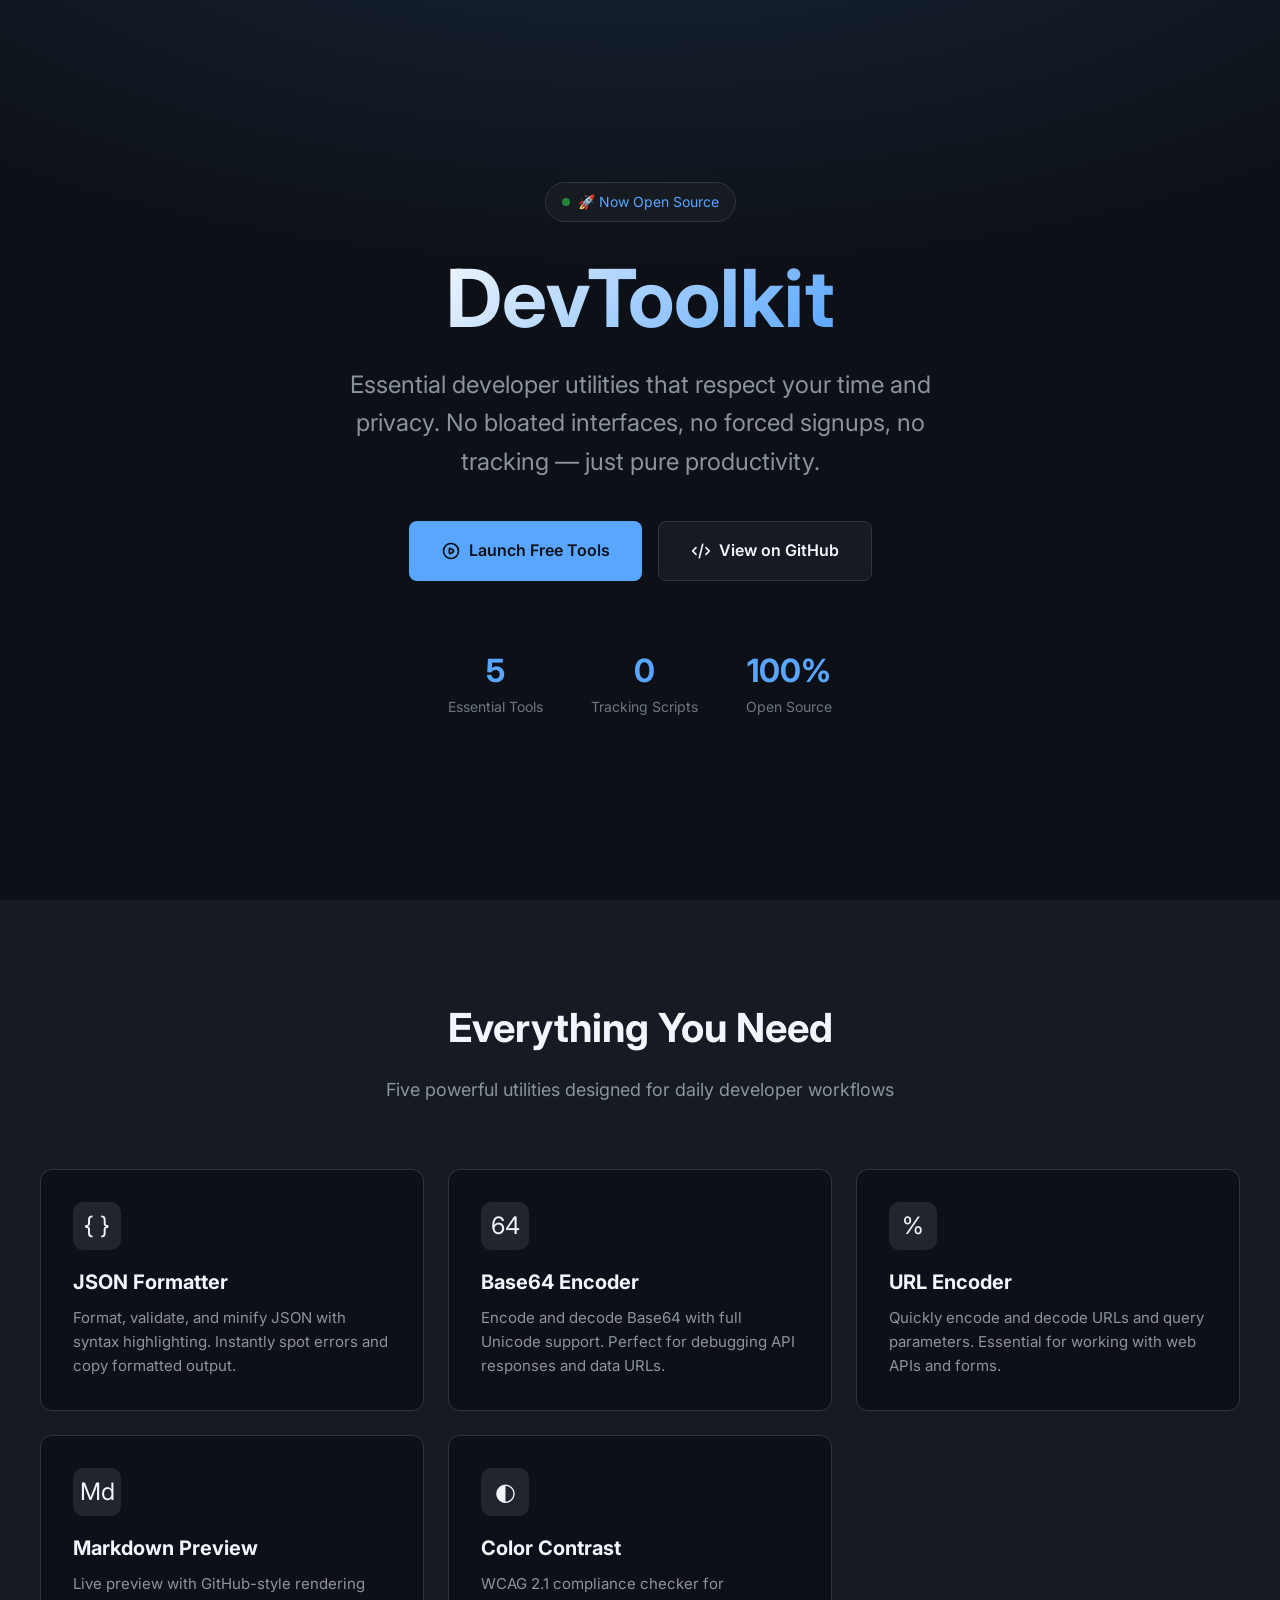
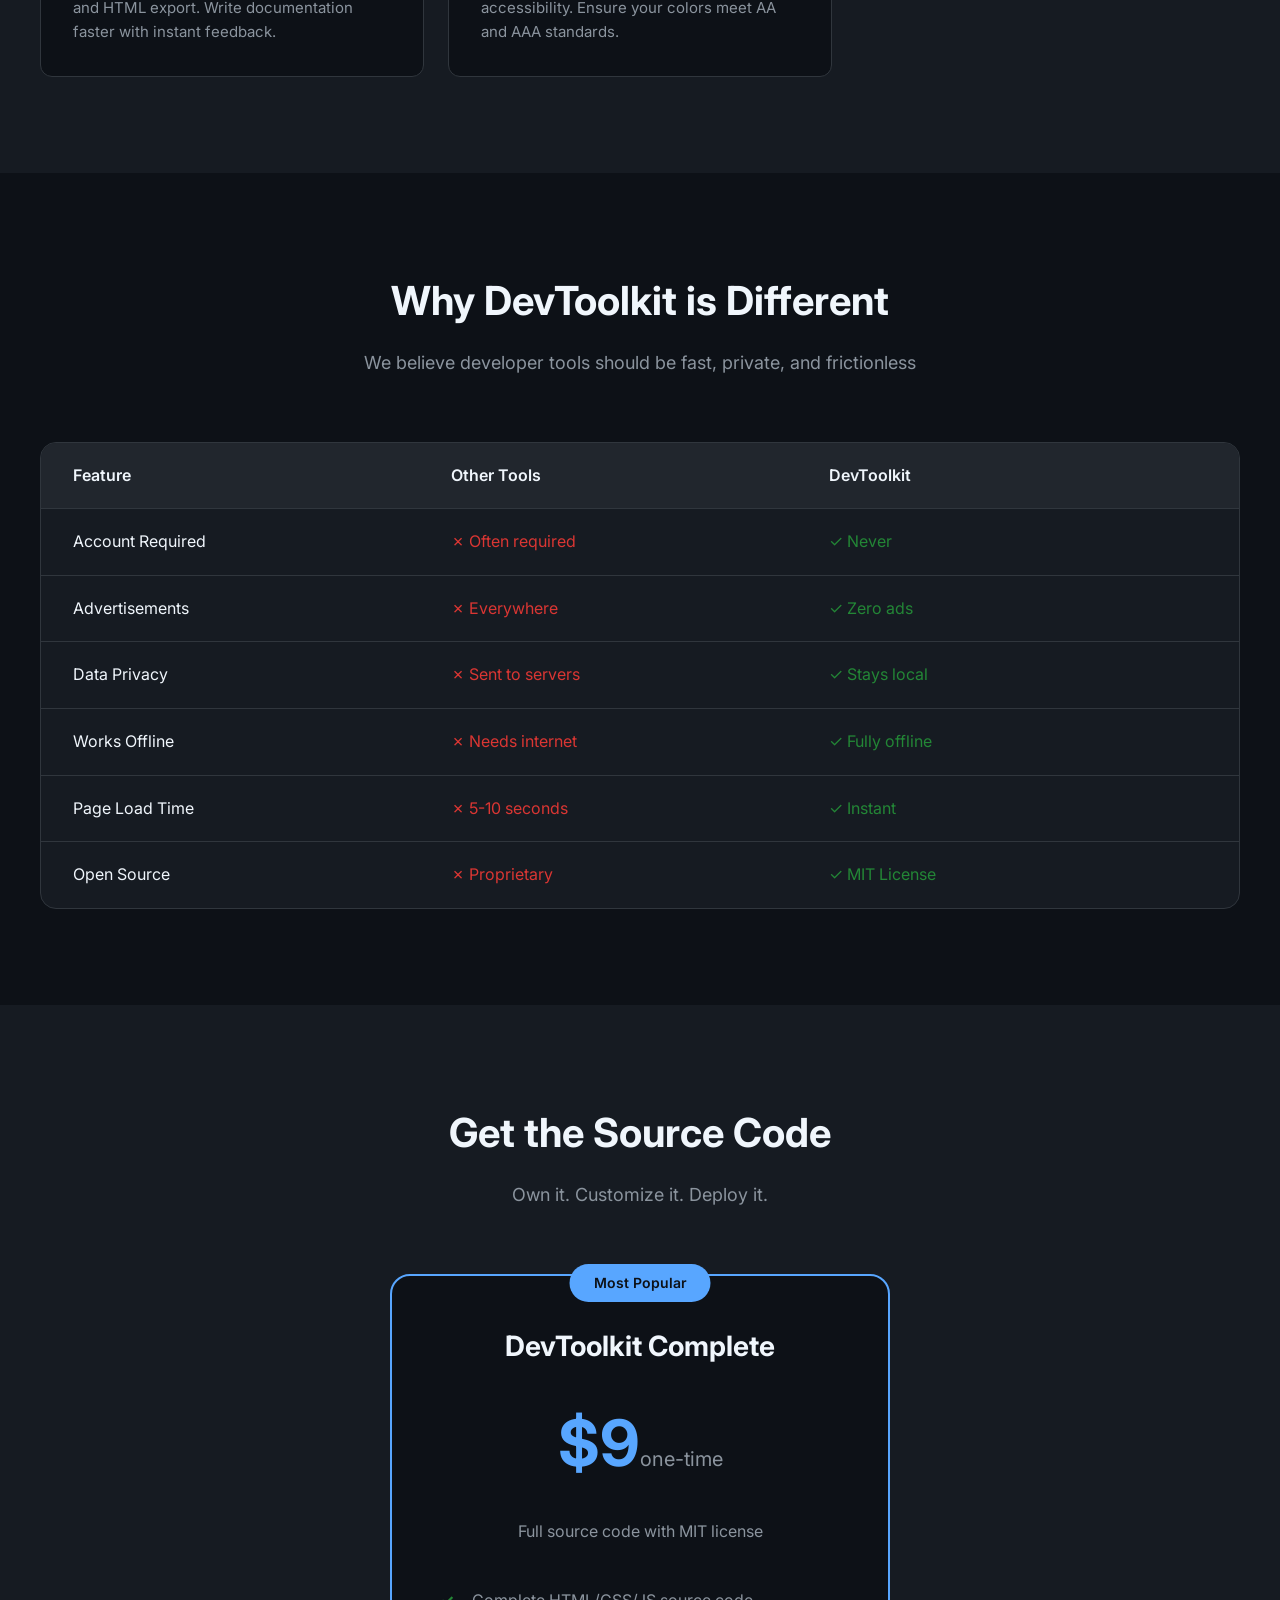
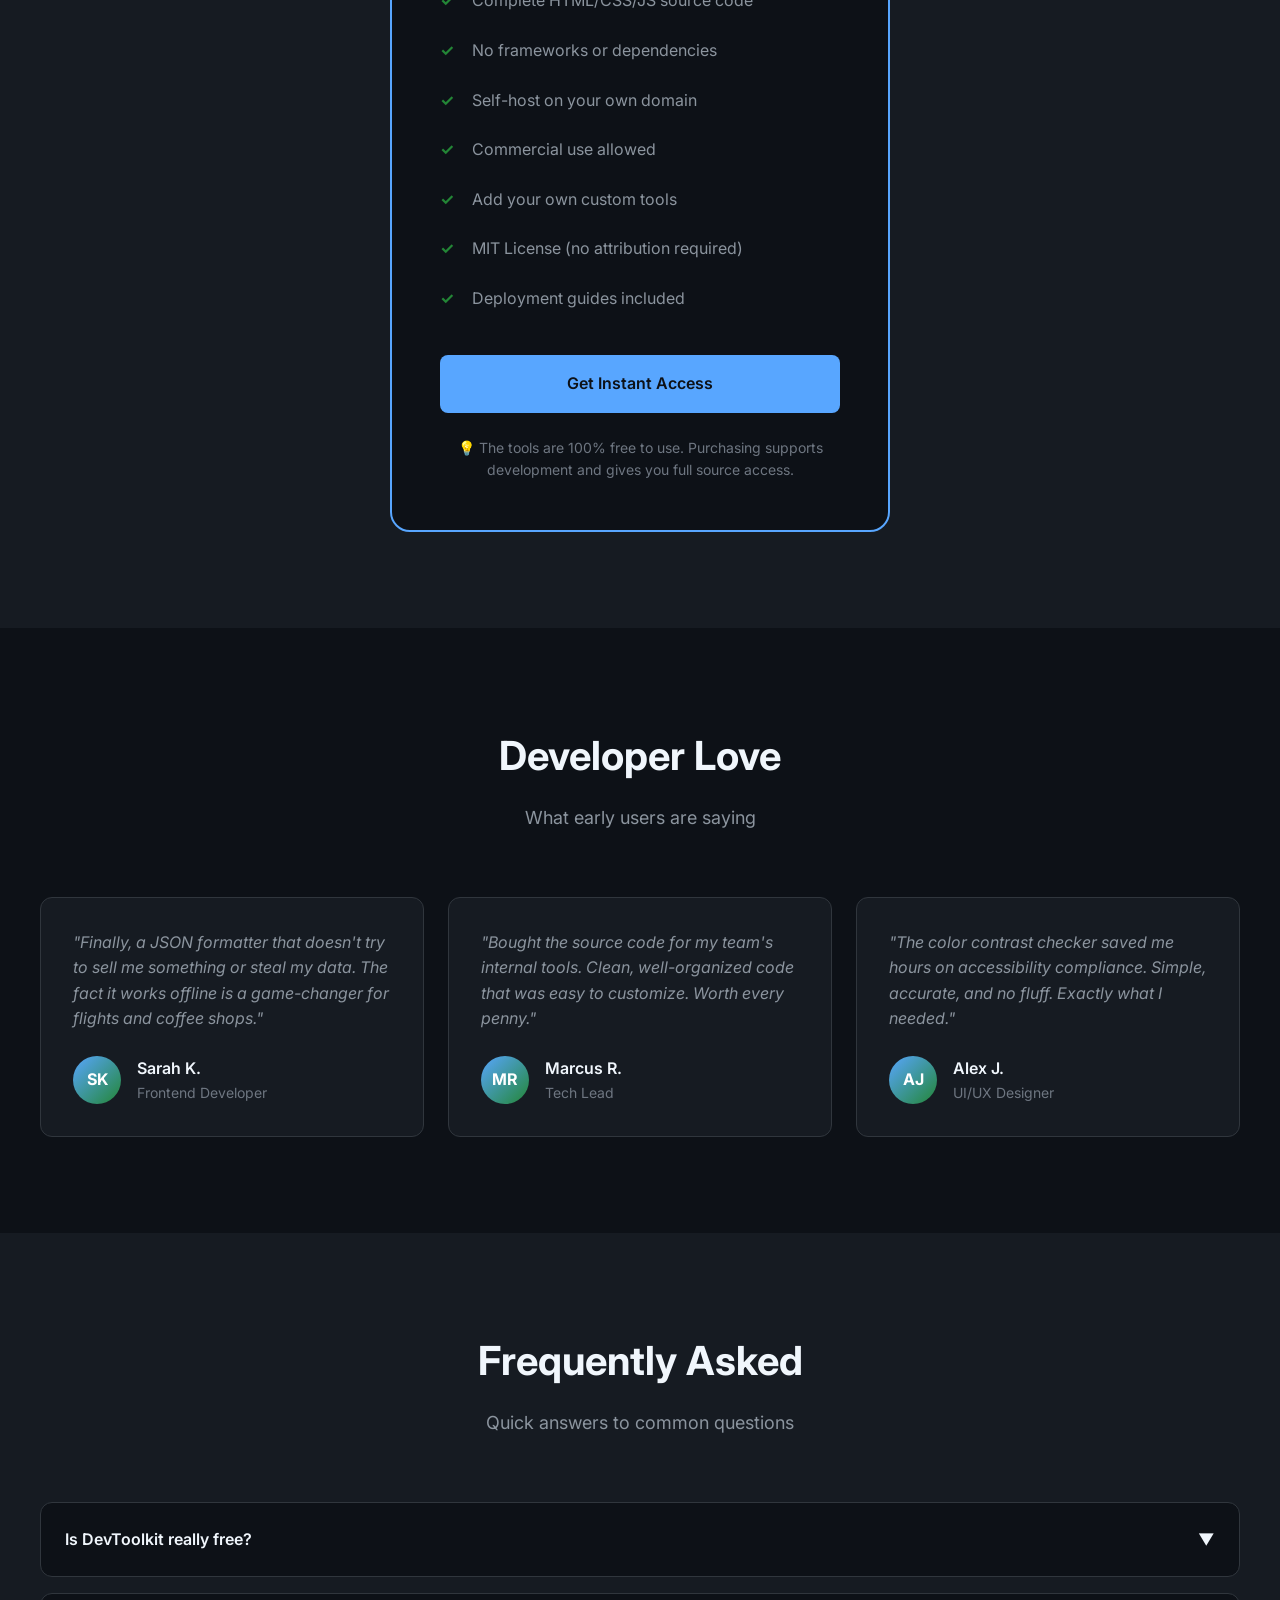
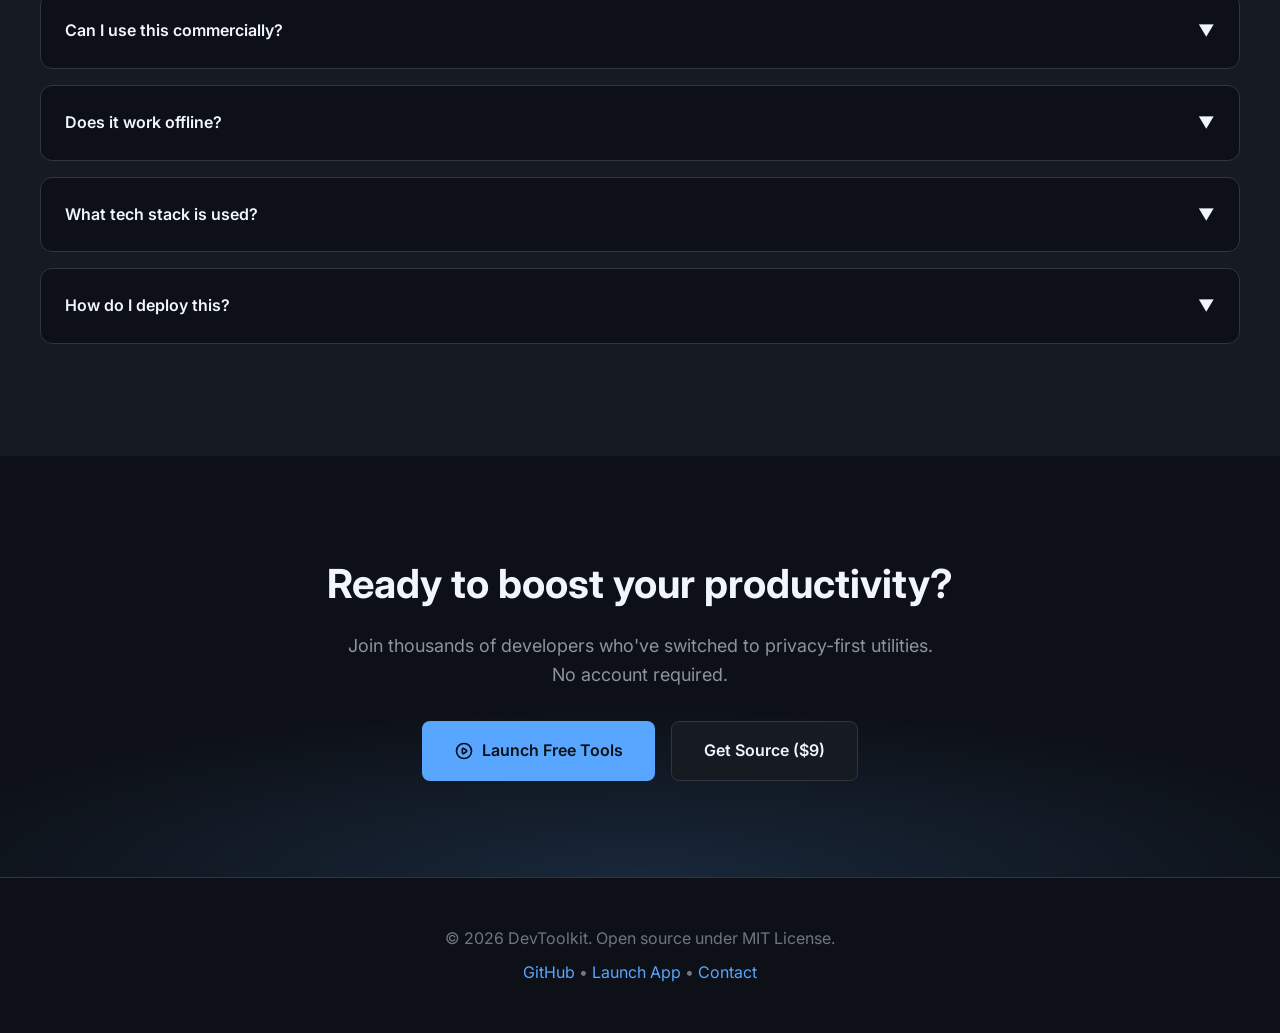
<file: index.html>
<!DOCTYPE html>
<html lang="en">
<head>
    <meta charset="UTF-8">
    <meta name="viewport" content="width=device-width, initial-scale=1.0">
    <title>DevToolkit - Essential Developer Utilities | Free & Open Source</title>
    <meta name="description" content="Free developer utility suite with JSON formatter, Base64 encoder, Markdown preview & more. No ads, no tracking, no signup required. Works offline.">
    <meta name="keywords" content="json formatter, base64 encoder, markdown preview, developer tools, free utilities, open source">
    <meta property="og:title" content="DevToolkit - Essential Developer Utilities">
    <meta property="og:description" content="Free suite of developer tools. No ads, no tracking, works offline.">
    <meta property="og:type" content="website">
    <link rel="preconnect" href="https://fonts.googleapis.com">
    <link href="https://fonts.googleapis.com/css2?family=Inter:wght@400;500;600;700&family=JetBrains+Mono:wght@400;500&display=swap" rel="stylesheet">
    <style>
        :root {
            --bg-primary: #0d1117;
            --bg-secondary: #161b22;
            --bg-tertiary: #21262d;
            --text-primary: #f0f6fc;
            --text-secondary: #8b949e;
            --text-muted: #6e7681;
            --accent: #58a6ff;
            --accent-hover: #79b8ff;
            --success: #238636;
            --success-hover: #2ea043;
            --border: #30363d;
            --glow: rgba(88, 166, 255, 0.15);
        }

        * {
            margin: 0;
            padding: 0;
            box-sizing: border-box;
        }

        body {
            font-family: 'Inter', -apple-system, BlinkMacSystemFont, sans-serif;
            background: var(--bg-primary);
            color: var(--text-primary);
            line-height: 1.6;
            overflow-x: hidden;
        }

        /* Hero Section */
        .hero {
            min-height: 100vh;
            display: flex;
            flex-direction: column;
            justify-content: center;
            align-items: center;
            text-align: center;
            padding: 2rem;
            position: relative;
            background: 
                radial-gradient(ellipse 80% 50% at 50% -20%, var(--glow), transparent),
                var(--bg-primary);
        }

        .hero-badge {
            display: inline-flex;
            align-items: center;
            gap: 0.5rem;
            padding: 0.5rem 1rem;
            background: var(--bg-secondary);
            border: 1px solid var(--border);
            border-radius: 50px;
            font-size: 0.875rem;
            color: var(--accent);
            margin-bottom: 2rem;
            animation: fadeInUp 0.6s ease;
        }

        .hero-badge::before {
            content: '';
            width: 8px;
            height: 8px;
            background: var(--success);
            border-radius: 50%;
            animation: pulse 2s infinite;
        }

        @keyframes pulse {
            0%, 100% { opacity: 1; }
            50% { opacity: 0.5; }
        }

        .hero h1 {
            font-size: clamp(2.5rem, 8vw, 5rem);
            font-weight: 700;
            line-height: 1.1;
            margin-bottom: 1.5rem;
            background: linear-gradient(135deg, var(--text-primary) 0%, var(--accent) 100%);
            -webkit-background-clip: text;
            -webkit-text-fill-color: transparent;
            background-clip: text;
            animation: fadeInUp 0.6s ease 0.1s both;
        }

        .hero-subtitle {
            font-size: clamp(1.125rem, 3vw, 1.5rem);
            color: var(--text-secondary);
            max-width: 600px;
            margin-bottom: 2.5rem;
            animation: fadeInUp 0.6s ease 0.2s both;
        }

        .hero-cta {
            display: flex;
            gap: 1rem;
            flex-wrap: wrap;
            justify-content: center;
            animation: fadeInUp 0.6s ease 0.3s both;
        }

        .btn {
            display: inline-flex;
            align-items: center;
            gap: 0.5rem;
            padding: 1rem 2rem;
            border-radius: 8px;
            font-weight: 600;
            font-size: 1rem;
            text-decoration: none;
            transition: all 0.2s ease;
            cursor: pointer;
            border: none;
        }

        .btn-primary {
            background: var(--accent);
            color: var(--bg-primary);
        }

        .btn-primary:hover {
            background: var(--accent-hover);
            transform: translateY(-2px);
            box-shadow: 0 10px 40px rgba(88, 166, 255, 0.3);
        }

        .btn-secondary {
            background: var(--bg-secondary);
            color: var(--text-primary);
            border: 1px solid var(--border);
        }

        .btn-secondary:hover {
            background: var(--bg-tertiary);
            border-color: var(--accent);
        }

        .hero-stats {
            display: flex;
            gap: 3rem;
            margin-top: 4rem;
            animation: fadeInUp 0.6s ease 0.4s both;
        }

        .stat {
            text-align: center;
        }

        .stat-value {
            font-size: 2rem;
            font-weight: 700;
            color: var(--accent);
        }

        .stat-label {
            font-size: 0.875rem;
            color: var(--text-muted);
        }

        @keyframes fadeInUp {
            from {
                opacity: 0;
                transform: translateY(30px);
            }
            to {
                opacity: 1;
                transform: translateY(0);
            }
        }

        /* Features Section */
        .features {
            padding: 6rem 2rem;
            background: var(--bg-secondary);
        }

        .container {
            max-width: 1200px;
            margin: 0 auto;
        }

        .section-header {
            text-align: center;
            margin-bottom: 4rem;
        }

        .section-header h2 {
            font-size: 2.5rem;
            margin-bottom: 1rem;
        }

        .section-header p {
            color: var(--text-secondary);
            font-size: 1.125rem;
        }

        .features-grid {
            display: grid;
            grid-template-columns: repeat(auto-fit, minmax(300px, 1fr));
            gap: 1.5rem;
        }

        .feature-card {
            background: var(--bg-primary);
            border: 1px solid var(--border);
            border-radius: 12px;
            padding: 2rem;
            transition: all 0.3s ease;
        }

        .feature-card:hover {
            border-color: var(--accent);
            transform: translateY(-4px);
            box-shadow: 0 20px 40px rgba(0, 0, 0, 0.3);
        }

        .feature-icon {
            width: 48px;
            height: 48px;
            background: var(--bg-tertiary);
            border-radius: 10px;
            display: flex;
            align-items: center;
            justify-content: center;
            font-size: 1.5rem;
            margin-bottom: 1rem;
        }

        .feature-card h3 {
            font-size: 1.25rem;
            margin-bottom: 0.5rem;
        }

        .feature-card p {
            color: var(--text-secondary);
            font-size: 0.9375rem;
        }

        /* Why Different Section */
        .why-different {
            padding: 6rem 2rem;
        }

        .comparison-table {
            background: var(--bg-secondary);
            border-radius: 16px;
            overflow: hidden;
            border: 1px solid var(--border);
        }

        .comparison-row {
            display: grid;
            grid-template-columns: 1fr 1fr 1fr;
            padding: 1.25rem 2rem;
            border-bottom: 1px solid var(--border);
        }

        .comparison-row:last-child {
            border-bottom: none;
        }

        .comparison-row.header {
            background: var(--bg-tertiary);
            font-weight: 600;
        }

        .comparison-row .check {
            color: var(--success);
        }

        .comparison-row .cross {
            color: #da3633;
        }

        /* Source Code Section */
        .source-code {
            padding: 6rem 2rem;
            background: var(--bg-secondary);
        }

        .pricing-card {
            max-width: 500px;
            margin: 0 auto;
            background: var(--bg-primary);
            border: 2px solid var(--accent);
            border-radius: 20px;
            padding: 3rem;
            text-align: center;
            position: relative;
        }

        .pricing-badge {
            position: absolute;
            top: -12px;
            left: 50%;
            transform: translateX(-50%);
            background: var(--accent);
            color: var(--bg-primary);
            padding: 0.5rem 1.5rem;
            border-radius: 50px;
            font-weight: 600;
            font-size: 0.875rem;
        }

        .pricing-card h3 {
            font-size: 1.75rem;
            margin-bottom: 0.5rem;
        }

        .price {
            font-size: 4rem;
            font-weight: 700;
            color: var(--accent);
            margin: 1.5rem 0;
        }

        .price span {
            font-size: 1.25rem;
            color: var(--text-secondary);
            font-weight: 400;
        }

        .pricing-features {
            text-align: left;
            margin: 2rem 0;
        }

        .pricing-features li {
            list-style: none;
            padding: 0.75rem 0;
            padding-left: 2rem;
            position: relative;
            color: var(--text-secondary);
        }

        .pricing-features li::before {
            content: '✓';
            position: absolute;
            left: 0;
            color: var(--success);
            font-weight: 700;
        }

        .pricing-note {
            font-size: 0.875rem;
            color: var(--text-muted);
            margin-top: 1.5rem;
        }

        /* Testimonials */
        .testimonials {
            padding: 6rem 2rem;
        }

        .testimonial-grid {
            display: grid;
            grid-template-columns: repeat(auto-fit, minmax(300px, 1fr));
            gap: 1.5rem;
            margin-top: 3rem;
        }

        .testimonial {
            background: var(--bg-secondary);
            border: 1px solid var(--border);
            border-radius: 12px;
            padding: 2rem;
        }

        .testimonial-text {
            font-style: italic;
            color: var(--text-secondary);
            margin-bottom: 1.5rem;
        }

        .testimonial-author {
            display: flex;
            align-items: center;
            gap: 1rem;
        }

        .author-avatar {
            width: 48px;
            height: 48px;
            background: linear-gradient(135deg, var(--accent), var(--success));
            border-radius: 50%;
            display: flex;
            align-items: center;
            justify-content: center;
            font-weight: 700;
            color: white;
        }

        .author-name {
            font-weight: 600;
        }

        .author-title {
            font-size: 0.875rem;
            color: var(--text-muted);
        }

        /* FAQ */
        .faq {
            padding: 6rem 2rem;
            background: var(--bg-secondary);
        }

        .faq-item {
            background: var(--bg-primary);
            border: 1px solid var(--border);
            border-radius: 12px;
            margin-bottom: 1rem;
            overflow: hidden;
        }

        .faq-question {
            padding: 1.5rem;
            cursor: pointer;
            display: flex;
            justify-content: space-between;
            align-items: center;
            font-weight: 600;
            transition: background 0.2s;
        }

        .faq-question:hover {
            background: var(--bg-tertiary);
        }

        .faq-answer {
            padding: 0 1.5rem;
            max-height: 0;
            overflow: hidden;
            transition: all 0.3s ease;
        }

        .faq-item.active .faq-answer {
            padding: 0 1.5rem 1.5rem;
            max-height: 200px;
        }

        .faq-item.active .faq-icon {
            transform: rotate(180deg);
        }

        .faq-icon {
            transition: transform 0.3s ease;
        }

        /* CTA Section */
        .cta-section {
            padding: 6rem 2rem;
            text-align: center;
            background: 
                radial-gradient(ellipse 60% 40% at 50% 100%, var(--glow), transparent),
                var(--bg-primary);
        }

        .cta-section h2 {
            font-size: 2.5rem;
            margin-bottom: 1rem;
        }

        .cta-section p {
            color: var(--text-secondary);
            font-size: 1.125rem;
            max-width: 600px;
            margin: 0 auto 2rem;
        }

        /* Footer */
        footer {
            padding: 3rem 2rem;
            border-top: 1px solid var(--border);
            text-align: center;
            color: var(--text-muted);
        }

        footer a {
            color: var(--accent);
            text-decoration: none;
        }

        footer a:hover {
            text-decoration: underline;
        }

        /* Responsive */
        @media (max-width: 768px) {
            .hero-stats {
                gap: 2rem;
            }

            .comparison-row {
                grid-template-columns: 1fr;
                gap: 0.5rem;
            }

            .comparison-row.header {
                display: none;
            }

            .pricing-card {
                padding: 2rem 1.5rem;
            }

            .price {
                font-size: 3rem;
            }
        }
    </style>
</head>
<body>
    <!-- Hero Section -->
    <section class="hero">
        <div class="hero-badge">🚀 Now Open Source</div>
        <h1>DevToolkit</h1>
        <p class="hero-subtitle">Essential developer utilities that respect your time and privacy. No bloated interfaces, no forced signups, no tracking — just pure productivity.</p>
        <div class="hero-cta">
            <a href="./app.html" class="btn btn-primary">
                <svg width="20" height="20" fill="none" stroke="currentColor" viewBox="0 0 24 24"><path stroke-linecap="round" stroke-linejoin="round" stroke-width="2" d="M14.752 11.168l-3.197-2.132A1 1 0 0010 9.87v4.263a1 1 0 001.555.832l3.197-2.132a1 1 0 000-1.664z"></path><path stroke-linecap="round" stroke-linejoin="round" stroke-width="2" d="M21 12a9 9 0 11-18 0 9 9 0 0118 0z"></path></svg>
                Launch Free Tools
            </a>
            <a href="https://github.com/orlowski-ra/devtoolkit" class="btn btn-secondary">
                <svg width="20" height="20" fill="none" stroke="currentColor" viewBox="0 0 24 24"><path stroke-linecap="round" stroke-linejoin="round" stroke-width="2" d="M10 20l4-16m4 4l4 4-4 4M6 16l-4-4 4-4"></path></svg>
                View on GitHub
            </a>
        </div>
        <div class="hero-stats">
            <div class="stat">
                <div class="stat-value">5</div>
                <div class="stat-label">Essential Tools</div>
            </div>
            <div class="stat">
                <div class="stat-value">0</div>
                <div class="stat-label">Tracking Scripts</div>
            </div>
            <div class="stat">
                <div class="stat-value">100%</div>
                <div class="stat-label">Open Source</div>
            </div>
        </div>
    </section>

    <!-- Features Section -->
    <section class="features">
        <div class="container">
            <div class="section-header">
                <h2>Everything You Need</h2>
                <p>Five powerful utilities designed for daily developer workflows</p>
            </div>
            <div class="features-grid">
                <div class="feature-card">
                    <div class="feature-icon">{ }</div>
                    <h3>JSON Formatter</h3>
                    <p>Format, validate, and minify JSON with syntax highlighting. Instantly spot errors and copy formatted output.</p>
                </div>
                <div class="feature-card">
                    <div class="feature-icon">64</div>
                    <h3>Base64 Encoder</h3>
                    <p>Encode and decode Base64 with full Unicode support. Perfect for debugging API responses and data URLs.</p>
                </div>
                <div class="feature-card">
                    <div class="feature-icon">%</div>
                    <h3>URL Encoder</h3>
                    <p>Quickly encode and decode URLs and query parameters. Essential for working with web APIs and forms.</p>
                </div>
                <div class="feature-card">
                    <div class="feature-icon">Md</div>
                    <h3>Markdown Preview</h3>
                    <p>Live preview with GitHub-style rendering and HTML export. Write documentation faster with instant feedback.</p>
                </div>
                <div class="feature-card">
                    <div class="feature-icon">◐</div>
                    <h3>Color Contrast</h3>
                    <p>WCAG 2.1 compliance checker for accessibility. Ensure your colors meet AA and AAA standards.</p>
                </div>
            </div>
        </div>
    </section>

    <!-- Why Different Section -->
    <section class="why-different">
        <div class="container">
            <div class="section-header">
                <h2>Why DevToolkit is Different</h2>
                <p>We believe developer tools should be fast, private, and frictionless</p>
            </div>
            <div class="comparison-table">
                <div class="comparison-row header">
                    <div>Feature</div>
                    <div>Other Tools</div>
                    <div>DevToolkit</div>
                </div>
                <div class="comparison-row">
                    <div>Account Required</div>
                    <div class="cross">✗ Often required</div>
                    <div class="check">✓ Never</div>
                </div>
                <div class="comparison-row">
                    <div>Advertisements</div>
                    <div class="cross">✗ Everywhere</div>
                    <div class="check">✓ Zero ads</div>
                </div>
                <div class="comparison-row">
                    <div>Data Privacy</div>
                    <div class="cross">✗ Sent to servers</div>
                    <div class="check">✓ Stays local</div>
                </div>
                <div class="comparison-row">
                    <div>Works Offline</div>
                    <div class="cross">✗ Needs internet</div>
                    <div class="check">✓ Fully offline</div>
                </div>
                <div class="comparison-row">
                    <div>Page Load Time</div>
                    <div class="cross">✗ 5-10 seconds</div>
                    <div class="check">✓ Instant</div>
                </div>
                <div class="comparison-row">
                    <div>Open Source</div>
                    <div class="cross">✗ Proprietary</div>
                    <div class="check">✓ MIT License</div>
                </div>
            </div>
        </div>
    </section>

    <!-- Source Code Section -->
    <section class="source-code" id="source-code">
        <div class="container">
            <div class="section-header">
                <h2>Get the Source Code</h2>
                <p>Own it. Customize it. Deploy it.</p>
            </div>
            <div class="pricing-card">
                <div class="pricing-badge">Most Popular</div>
                <h3>DevToolkit Complete</h3>
                <div class="price">$9<span>one-time</span></div>
                <p style="color: var(--text-secondary);">Full source code with MIT license</p>
                <ul class="pricing-features">
                    <li>Complete HTML/CSS/JS source code</li>
                    <li>No frameworks or dependencies</li>
                    <li>Self-host on your own domain</li>
                    <li>Commercial use allowed</li>
                    <li>Add your own custom tools</li>
                    <li>MIT License (no attribution required)</li>
                    <li>Deployment guides included</li>
                </ul>
                <a href="#" class="btn btn-primary" style="width: 100%; justify-content: center;" onclick="alert('Coming soon to LemonSqueezy!'); return false;">
                    Get Instant Access
                </a>
                <p class="pricing-note">💡 The tools are 100% free to use. Purchasing supports development and gives you full source access.</p>
            </div>
        </div>
    </section>

    <!-- Testimonials -->
    <section class="testimonials">
        <div class="container">
            <div class="section-header">
                <h2>Developer Love</h2>
                <p>What early users are saying</p>
            </div>
            <div class="testimonial-grid">
                <div class="testimonial">
                    <p class="testimonial-text">"Finally, a JSON formatter that doesn't try to sell me something or steal my data. The fact it works offline is a game-changer for flights and coffee shops."</p>
                    <div class="testimonial-author">
                        <div class="author-avatar">SK</div>
                        <div>
                            <div class="author-name">Sarah K.</div>
                            <div class="author-title">Frontend Developer</div>
                        </div>
                    </div>
                </div>
                <div class="testimonial">
                    <p class="testimonial-text">"Bought the source code for my team's internal tools. Clean, well-organized code that was easy to customize. Worth every penny."</p>
                    <div class="testimonial-author">
                        <div class="author-avatar">MR</div>
                        <div>
                            <div class="author-name">Marcus R.</div>
                            <div class="author-title">Tech Lead</div>
                        </div>
                    </div>
                </div>
                <div class="testimonial">
                    <p class="testimonial-text">"The color contrast checker saved me hours on accessibility compliance. Simple, accurate, and no fluff. Exactly what I needed."</p>
                    <div class="testimonial-author">
                        <div class="author-avatar">AJ</div>
                        <div>
                            <div class="author-name">Alex J.</div>
                            <div class="author-title">UI/UX Designer</div>
                        </div>
                    </div>
                </div>
            </div>
        </div>
    </section>

    <!-- FAQ -->
    <section class="faq">
        <div class="container">
            <div class="section-header">
                <h2>Frequently Asked</h2>
                <p>Quick answers to common questions</p>
            </div>
            <div class="faq-list">
                <div class="faq-item">
                    <div class="faq-question" onclick="this.parentElement.classList.toggle('active')">
                        Is DevToolkit really free?
                        <span class="faq-icon">▼</span>
                    </div>
                    <div class="faq-answer">
                        <p>Yes! The hosted version is 100% free and always will be. No ads, no tracking, no upsells. We make money by selling the source code to developers who want to self-host or customize it.</p>
                    </div>
                </div>
                <div class="faq-item">
                    <div class="faq-question" onclick="this.parentElement.classList.toggle('active')">
                        Can I use this commercially?
                        <span class="faq-icon">▼</span>
                    </div>
                    <div class="faq-answer">
                        <p>Absolutely! The source code comes with an MIT License, which means you can use it for personal projects, client work, or even resell it. No attribution required.</p>
                    </div>
                </div>
                <div class="faq-item">
                    <div class="faq-question" onclick="this.parentElement.classList.toggle('active')">
                        Does it work offline?
                        <span class="faq-icon">▼</span>
                    </div>
                    <div class="faq-answer">
                        <p>Yes! Once loaded, all tools work entirely in your browser without any server communication. Perfect for airplanes, spotty WiFi, or privacy-conscious workflows.</p>
                    </div>
                </div>
                <div class="faq-item">
                    <div class="faq-question" onclick="this.parentElement.classList.toggle('active')">
                        What tech stack is used?
                        <span class="faq-icon">▼</span>
                    </div>
                    <div class="faq-answer">
                        <p>Pure HTML, CSS, and vanilla JavaScript. No React, no Vue, no build step. Just clean, fast code that works everywhere and is easy to understand and modify.</p>
                    </div>
                </div>
                <div class="faq-item">
                    <div class="faq-question" onclick="this.parentElement.classList.toggle('active')">
                        How do I deploy this?
                        <span class="faq-icon">▼</span>
                    </div>
                    <div class="faq-answer">
                        <p>Deploy anywhere static sites are supported: GitHub Pages (free), Netlify (free), Vercel (free), Cloudflare Pages (free), or your own server. Full guides included with source code purchase.</p>
                    </div>
                </div>
            </div>
        </div>
    </section>

    <!-- CTA Section -->
    <section class="cta-section">
        <h2>Ready to boost your productivity?</h2>
        <p>Join thousands of developers who've switched to privacy-first utilities. No account required.</p>
        <div class="hero-cta">
            <a href="./app.html" class="btn btn-primary">
                <svg width="20" height="20" fill="none" stroke="currentColor" viewBox="0 0 24 24"><path stroke-linecap="round" stroke-linejoin="round" stroke-width="2" d="M14.752 11.168l-3.197-2.132A1 1 0 0010 9.87v4.263a1 1 0 001.555.832l3.197-2.132a1 1 0 000-1.664z"></path><path stroke-linecap="round" stroke-linejoin="round" stroke-width="2" d="M21 12a9 9 0 11-18 0 9 9 0 0118 0z"></path></svg>
                Launch Free Tools
            </a>
            <a href="#source-code" class="btn btn-secondary">Get Source ($9)</a>
        </div>
    </section>

    <!-- Footer -->
    <footer>
        <p>© 2026 DevToolkit. Open source under MIT License.</p>
        <p style="margin-top: 0.5rem;">
            <a href="https://github.com">GitHub</a> • 
            <a href="./app.html">Launch App</a> • 
            <a href="mailto:hello@devtoolkit.dev">Contact</a>
        </p>
    </footer>
</body>
</html>
</file>
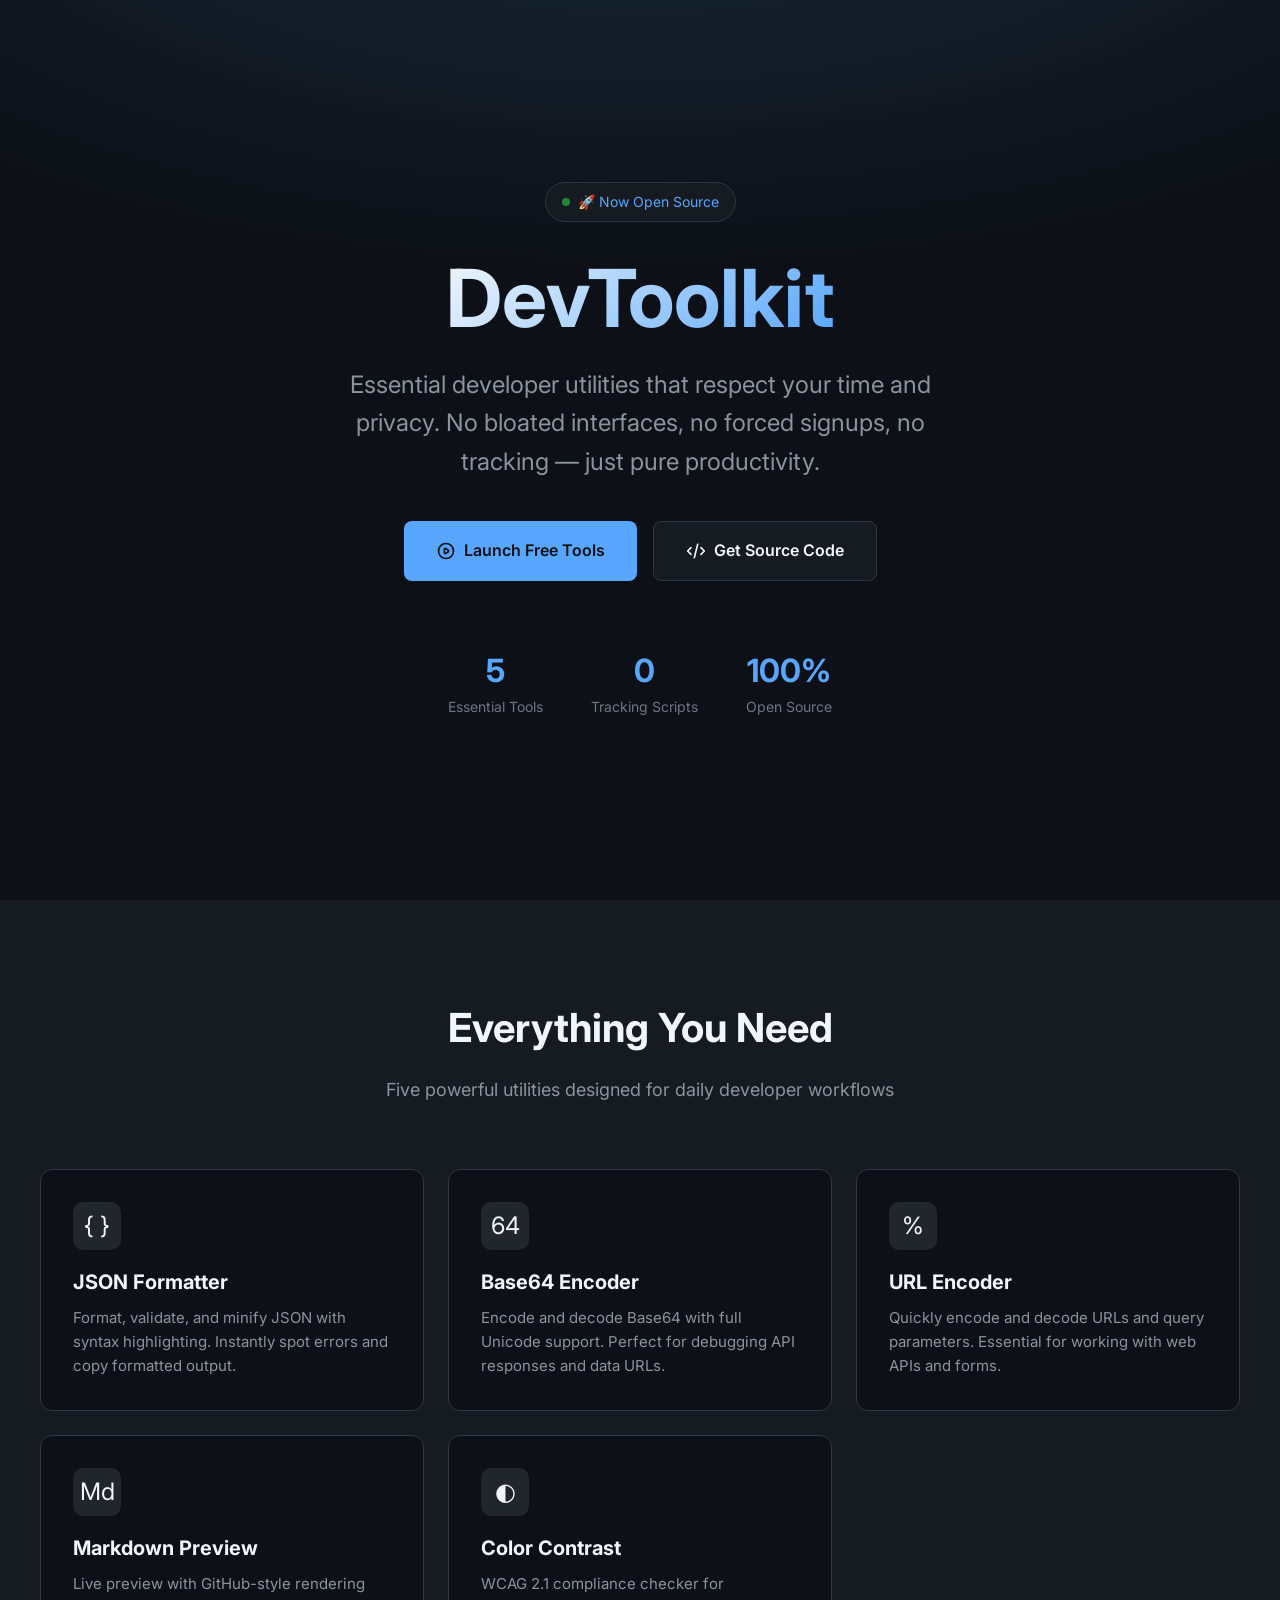
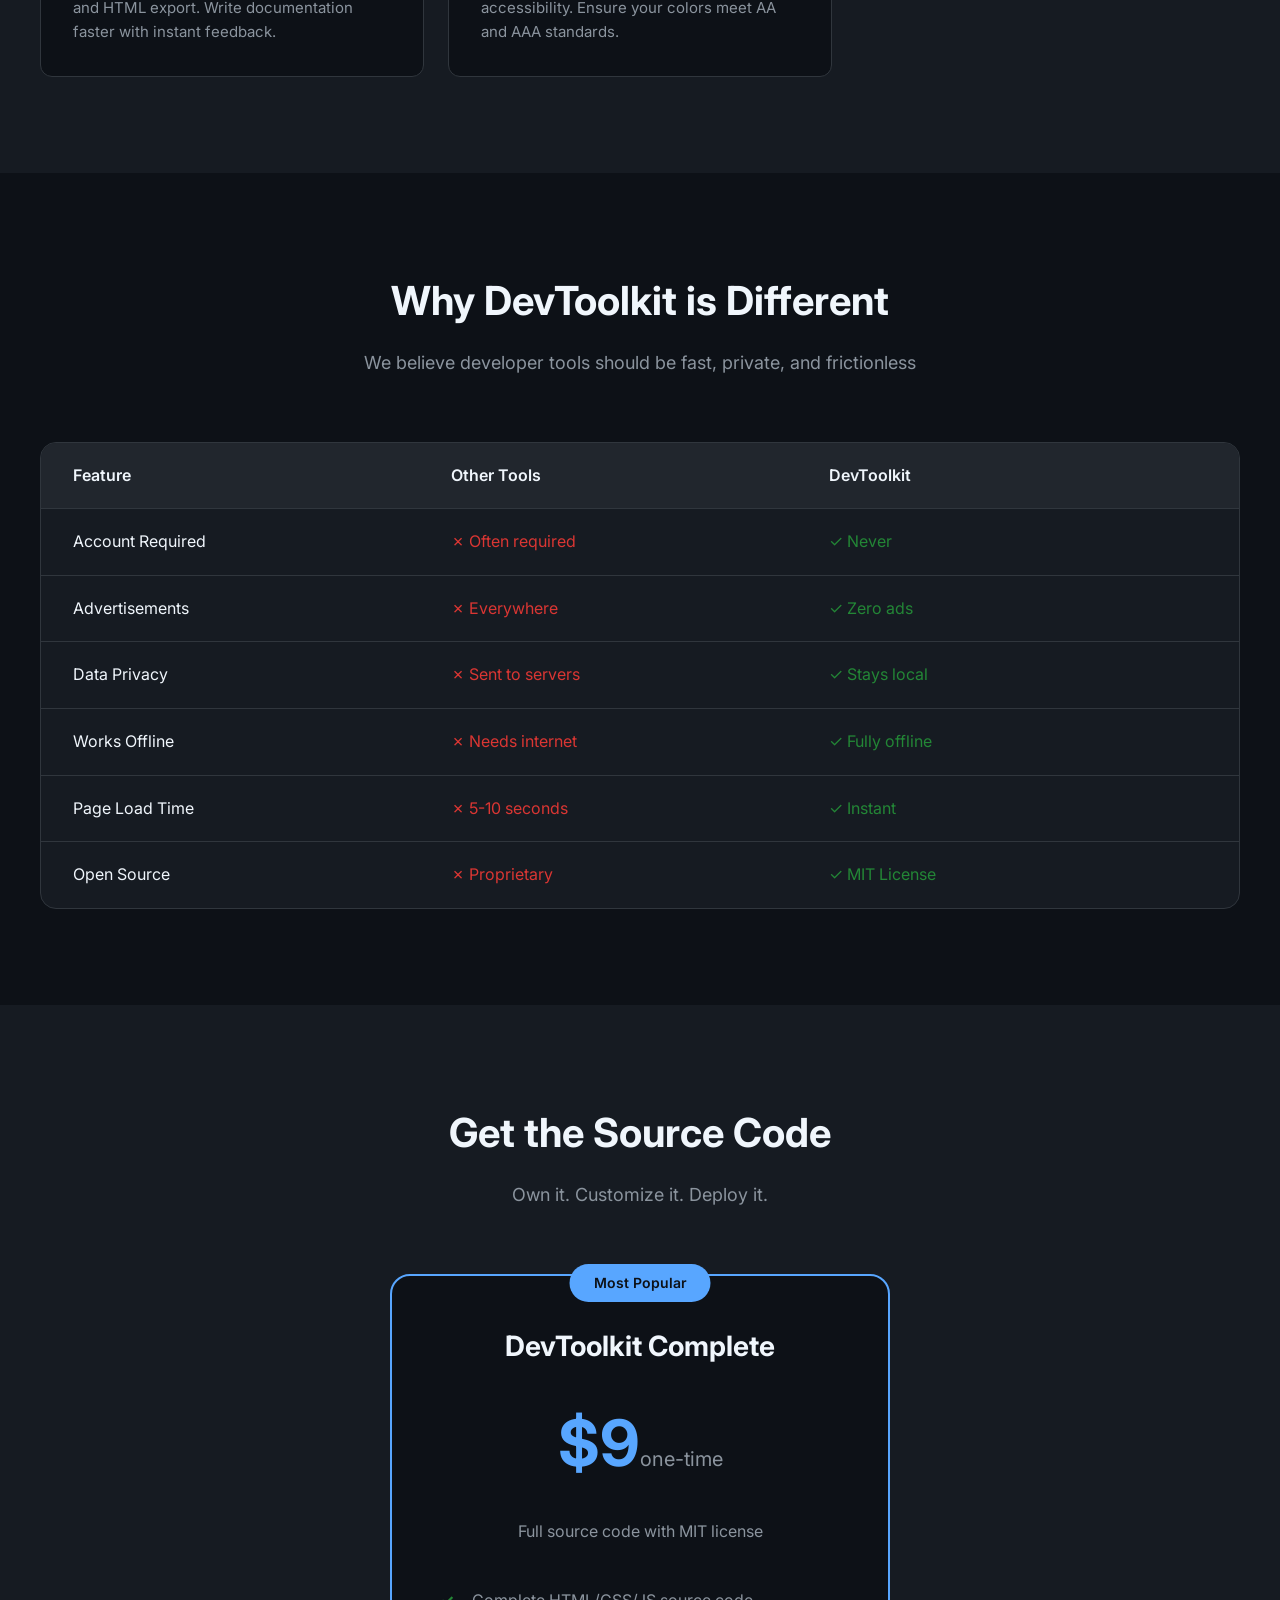
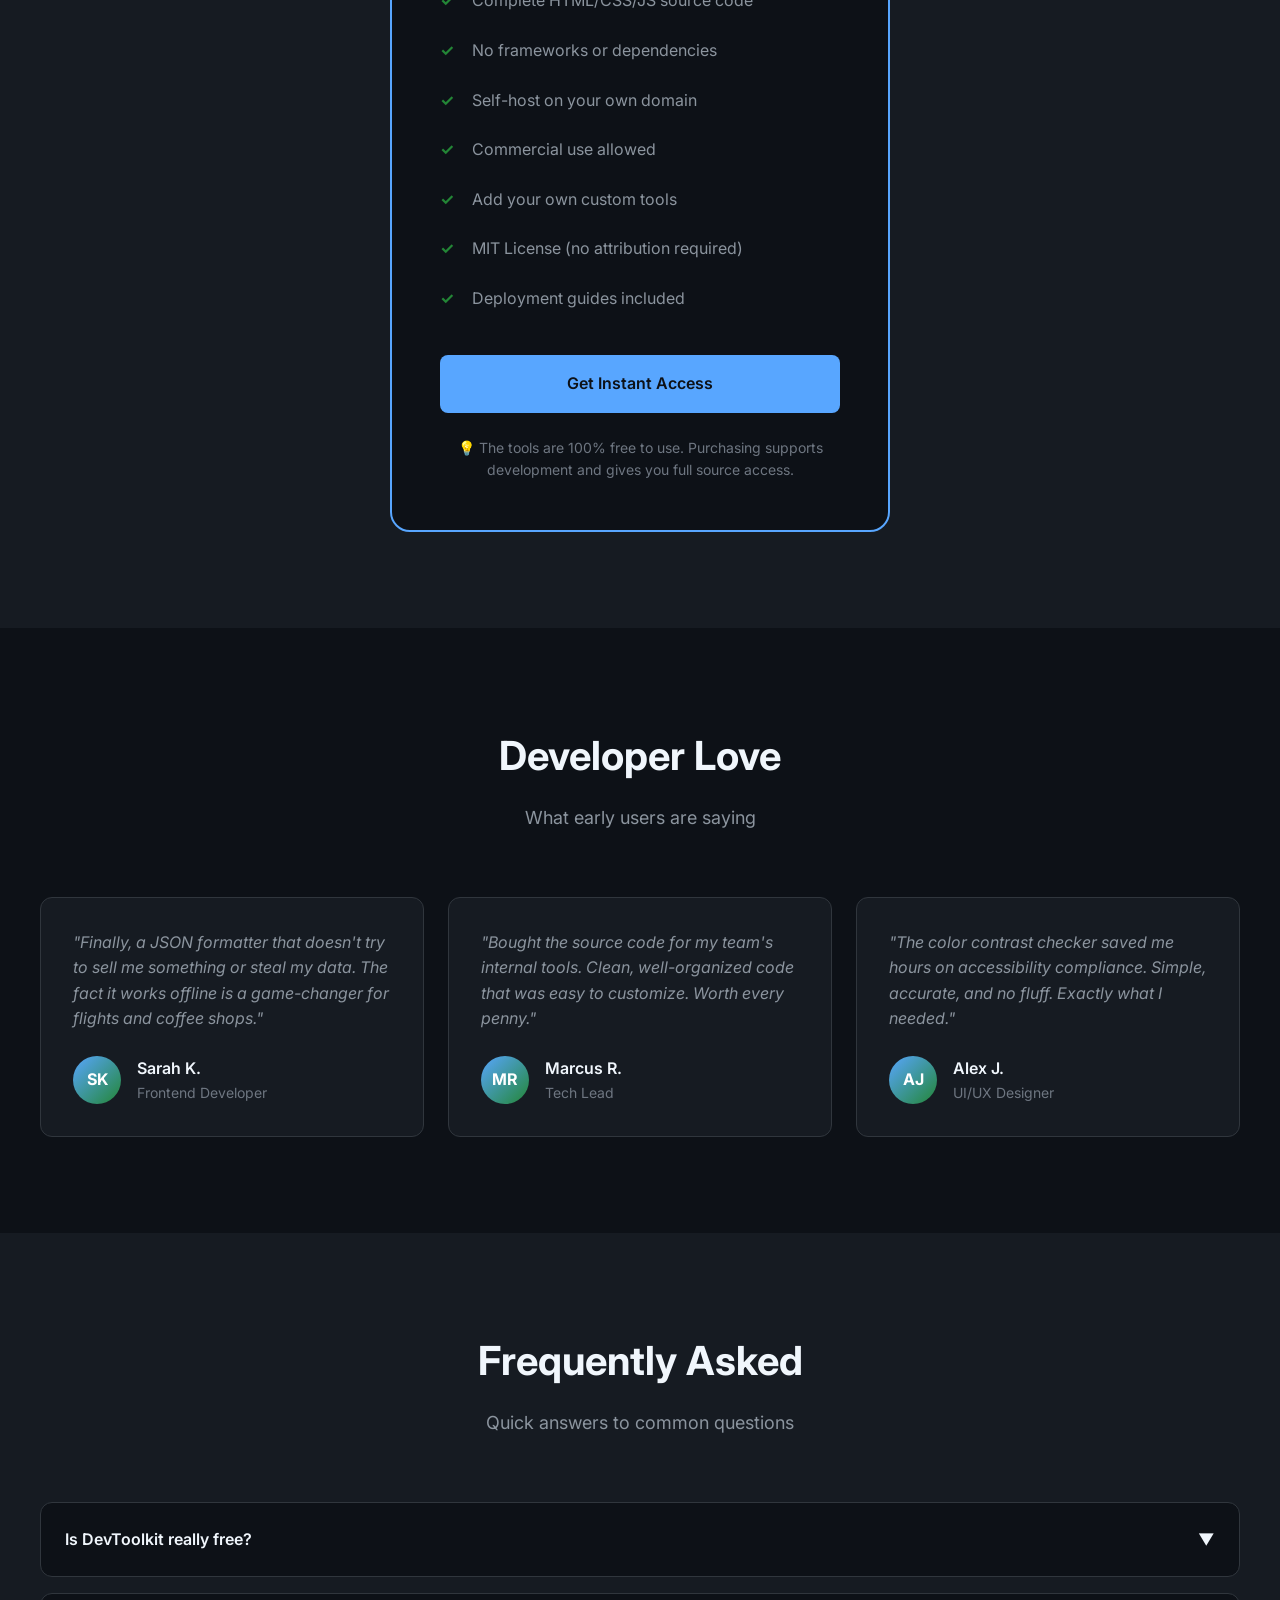
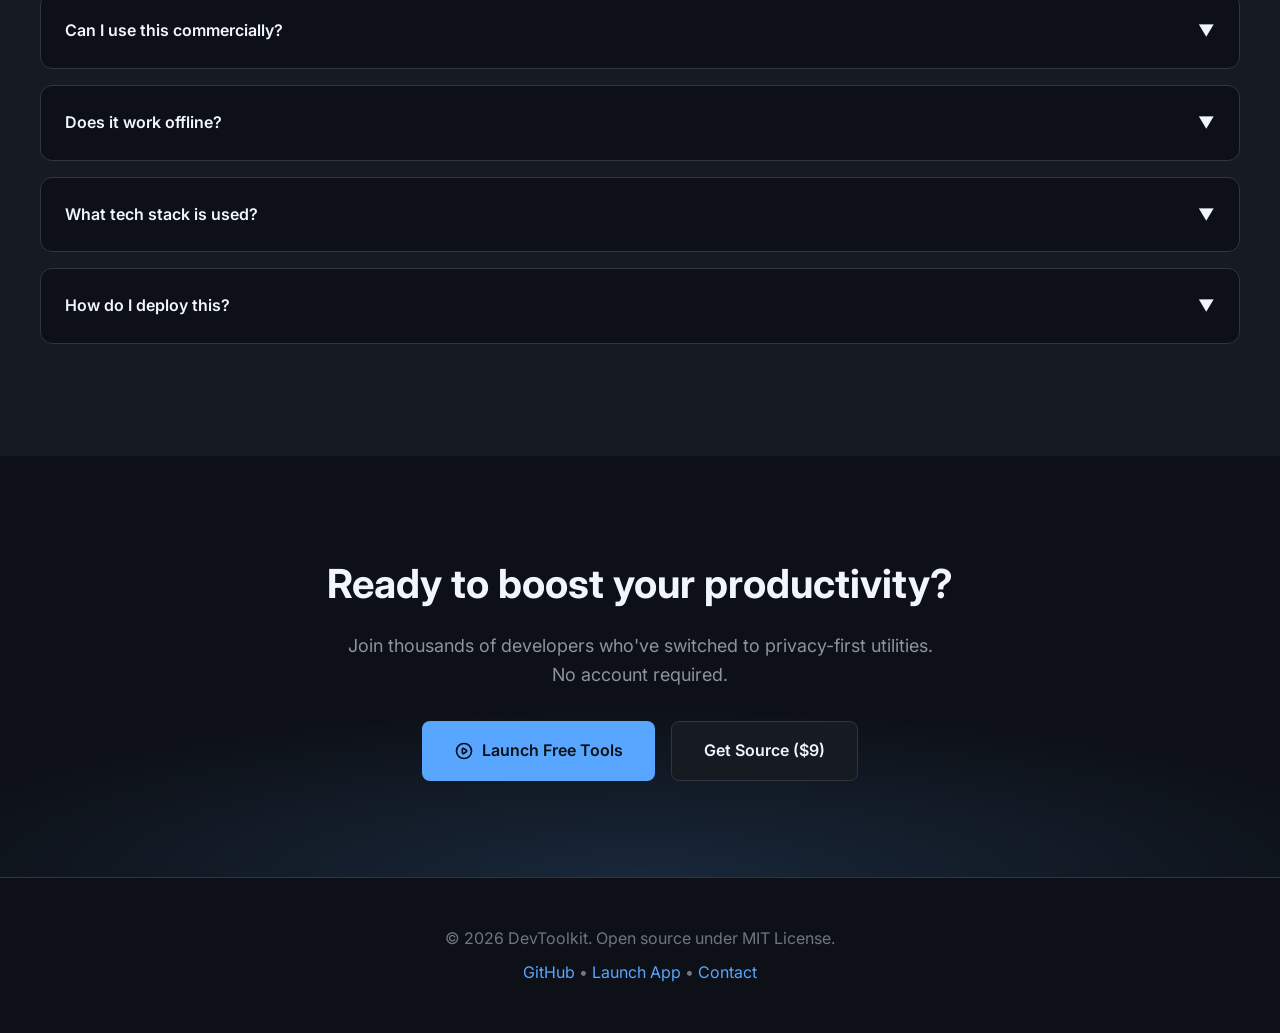
<file: deploy/index.html>
<!DOCTYPE html>
<html lang="en">
<head>
    <meta charset="UTF-8">
    <meta name="viewport" content="width=device-width, initial-scale=1.0">
    <title>DevToolkit - Essential Developer Utilities | Free & Open Source</title>
    <meta name="description" content="Free developer utility suite with JSON formatter, Base64 encoder, Markdown preview & more. No ads, no tracking, no signup required. Works offline.">
    <meta name="keywords" content="json formatter, base64 encoder, markdown preview, developer tools, free utilities, open source">
    <meta property="og:title" content="DevToolkit - Essential Developer Utilities">
    <meta property="og:description" content="Free suite of developer tools. No ads, no tracking, works offline.">
    <meta property="og:type" content="website">
    <link rel="preconnect" href="https://fonts.googleapis.com">
    <link href="https://fonts.googleapis.com/css2?family=Inter:wght@400;500;600;700&family=JetBrains+Mono:wght@400;500&display=swap" rel="stylesheet">
    <style>
        :root {
            --bg-primary: #0d1117;
            --bg-secondary: #161b22;
            --bg-tertiary: #21262d;
            --text-primary: #f0f6fc;
            --text-secondary: #8b949e;
            --text-muted: #6e7681;
            --accent: #58a6ff;
            --accent-hover: #79b8ff;
            --success: #238636;
            --success-hover: #2ea043;
            --border: #30363d;
            --glow: rgba(88, 166, 255, 0.15);
        }

        * {
            margin: 0;
            padding: 0;
            box-sizing: border-box;
        }

        body {
            font-family: 'Inter', -apple-system, BlinkMacSystemFont, sans-serif;
            background: var(--bg-primary);
            color: var(--text-primary);
            line-height: 1.6;
            overflow-x: hidden;
        }

        /* Hero Section */
        .hero {
            min-height: 100vh;
            display: flex;
            flex-direction: column;
            justify-content: center;
            align-items: center;
            text-align: center;
            padding: 2rem;
            position: relative;
            background: 
                radial-gradient(ellipse 80% 50% at 50% -20%, var(--glow), transparent),
                var(--bg-primary);
        }

        .hero-badge {
            display: inline-flex;
            align-items: center;
            gap: 0.5rem;
            padding: 0.5rem 1rem;
            background: var(--bg-secondary);
            border: 1px solid var(--border);
            border-radius: 50px;
            font-size: 0.875rem;
            color: var(--accent);
            margin-bottom: 2rem;
            animation: fadeInUp 0.6s ease;
        }

        .hero-badge::before {
            content: '';
            width: 8px;
            height: 8px;
            background: var(--success);
            border-radius: 50%;
            animation: pulse 2s infinite;
        }

        @keyframes pulse {
            0%, 100% { opacity: 1; }
            50% { opacity: 0.5; }
        }

        .hero h1 {
            font-size: clamp(2.5rem, 8vw, 5rem);
            font-weight: 700;
            line-height: 1.1;
            margin-bottom: 1.5rem;
            background: linear-gradient(135deg, var(--text-primary) 0%, var(--accent) 100%);
            -webkit-background-clip: text;
            -webkit-text-fill-color: transparent;
            background-clip: text;
            animation: fadeInUp 0.6s ease 0.1s both;
        }

        .hero-subtitle {
            font-size: clamp(1.125rem, 3vw, 1.5rem);
            color: var(--text-secondary);
            max-width: 600px;
            margin-bottom: 2.5rem;
            animation: fadeInUp 0.6s ease 0.2s both;
        }

        .hero-cta {
            display: flex;
            gap: 1rem;
            flex-wrap: wrap;
            justify-content: center;
            animation: fadeInUp 0.6s ease 0.3s both;
        }

        .btn {
            display: inline-flex;
            align-items: center;
            gap: 0.5rem;
            padding: 1rem 2rem;
            border-radius: 8px;
            font-weight: 600;
            font-size: 1rem;
            text-decoration: none;
            transition: all 0.2s ease;
            cursor: pointer;
            border: none;
        }

        .btn-primary {
            background: var(--accent);
            color: var(--bg-primary);
        }

        .btn-primary:hover {
            background: var(--accent-hover);
            transform: translateY(-2px);
            box-shadow: 0 10px 40px rgba(88, 166, 255, 0.3);
        }

        .btn-secondary {
            background: var(--bg-secondary);
            color: var(--text-primary);
            border: 1px solid var(--border);
        }

        .btn-secondary:hover {
            background: var(--bg-tertiary);
            border-color: var(--accent);
        }

        .hero-stats {
            display: flex;
            gap: 3rem;
            margin-top: 4rem;
            animation: fadeInUp 0.6s ease 0.4s both;
        }

        .stat {
            text-align: center;
        }

        .stat-value {
            font-size: 2rem;
            font-weight: 700;
            color: var(--accent);
        }

        .stat-label {
            font-size: 0.875rem;
            color: var(--text-muted);
        }

        @keyframes fadeInUp {
            from {
                opacity: 0;
                transform: translateY(30px);
            }
            to {
                opacity: 1;
                transform: translateY(0);
            }
        }

        /* Features Section */
        .features {
            padding: 6rem 2rem;
            background: var(--bg-secondary);
        }

        .container {
            max-width: 1200px;
            margin: 0 auto;
        }

        .section-header {
            text-align: center;
            margin-bottom: 4rem;
        }

        .section-header h2 {
            font-size: 2.5rem;
            margin-bottom: 1rem;
        }

        .section-header p {
            color: var(--text-secondary);
            font-size: 1.125rem;
        }

        .features-grid {
            display: grid;
            grid-template-columns: repeat(auto-fit, minmax(300px, 1fr));
            gap: 1.5rem;
        }

        .feature-card {
            background: var(--bg-primary);
            border: 1px solid var(--border);
            border-radius: 12px;
            padding: 2rem;
            transition: all 0.3s ease;
        }

        .feature-card:hover {
            border-color: var(--accent);
            transform: translateY(-4px);
            box-shadow: 0 20px 40px rgba(0, 0, 0, 0.3);
        }

        .feature-icon {
            width: 48px;
            height: 48px;
            background: var(--bg-tertiary);
            border-radius: 10px;
            display: flex;
            align-items: center;
            justify-content: center;
            font-size: 1.5rem;
            margin-bottom: 1rem;
        }

        .feature-card h3 {
            font-size: 1.25rem;
            margin-bottom: 0.5rem;
        }

        .feature-card p {
            color: var(--text-secondary);
            font-size: 0.9375rem;
        }

        /* Why Different Section */
        .why-different {
            padding: 6rem 2rem;
        }

        .comparison-table {
            background: var(--bg-secondary);
            border-radius: 16px;
            overflow: hidden;
            border: 1px solid var(--border);
        }

        .comparison-row {
            display: grid;
            grid-template-columns: 1fr 1fr 1fr;
            padding: 1.25rem 2rem;
            border-bottom: 1px solid var(--border);
        }

        .comparison-row:last-child {
            border-bottom: none;
        }

        .comparison-row.header {
            background: var(--bg-tertiary);
            font-weight: 600;
        }

        .comparison-row .check {
            color: var(--success);
        }

        .comparison-row .cross {
            color: #da3633;
        }

        /* Source Code Section */
        .source-code {
            padding: 6rem 2rem;
            background: var(--bg-secondary);
        }

        .pricing-card {
            max-width: 500px;
            margin: 0 auto;
            background: var(--bg-primary);
            border: 2px solid var(--accent);
            border-radius: 20px;
            padding: 3rem;
            text-align: center;
            position: relative;
        }

        .pricing-badge {
            position: absolute;
            top: -12px;
            left: 50%;
            transform: translateX(-50%);
            background: var(--accent);
            color: var(--bg-primary);
            padding: 0.5rem 1.5rem;
            border-radius: 50px;
            font-weight: 600;
            font-size: 0.875rem;
        }

        .pricing-card h3 {
            font-size: 1.75rem;
            margin-bottom: 0.5rem;
        }

        .price {
            font-size: 4rem;
            font-weight: 700;
            color: var(--accent);
            margin: 1.5rem 0;
        }

        .price span {
            font-size: 1.25rem;
            color: var(--text-secondary);
            font-weight: 400;
        }

        .pricing-features {
            text-align: left;
            margin: 2rem 0;
        }

        .pricing-features li {
            list-style: none;
            padding: 0.75rem 0;
            padding-left: 2rem;
            position: relative;
            color: var(--text-secondary);
        }

        .pricing-features li::before {
            content: '✓';
            position: absolute;
            left: 0;
            color: var(--success);
            font-weight: 700;
        }

        .pricing-note {
            font-size: 0.875rem;
            color: var(--text-muted);
            margin-top: 1.5rem;
        }

        /* Testimonials */
        .testimonials {
            padding: 6rem 2rem;
        }

        .testimonial-grid {
            display: grid;
            grid-template-columns: repeat(auto-fit, minmax(300px, 1fr));
            gap: 1.5rem;
            margin-top: 3rem;
        }

        .testimonial {
            background: var(--bg-secondary);
            border: 1px solid var(--border);
            border-radius: 12px;
            padding: 2rem;
        }

        .testimonial-text {
            font-style: italic;
            color: var(--text-secondary);
            margin-bottom: 1.5rem;
        }

        .testimonial-author {
            display: flex;
            align-items: center;
            gap: 1rem;
        }

        .author-avatar {
            width: 48px;
            height: 48px;
            background: linear-gradient(135deg, var(--accent), var(--success));
            border-radius: 50%;
            display: flex;
            align-items: center;
            justify-content: center;
            font-weight: 700;
            color: white;
        }

        .author-name {
            font-weight: 600;
        }

        .author-title {
            font-size: 0.875rem;
            color: var(--text-muted);
        }

        /* FAQ */
        .faq {
            padding: 6rem 2rem;
            background: var(--bg-secondary);
        }

        .faq-item {
            background: var(--bg-primary);
            border: 1px solid var(--border);
            border-radius: 12px;
            margin-bottom: 1rem;
            overflow: hidden;
        }

        .faq-question {
            padding: 1.5rem;
            cursor: pointer;
            display: flex;
            justify-content: space-between;
            align-items: center;
            font-weight: 600;
            transition: background 0.2s;
        }

        .faq-question:hover {
            background: var(--bg-tertiary);
        }

        .faq-answer {
            padding: 0 1.5rem;
            max-height: 0;
            overflow: hidden;
            transition: all 0.3s ease;
        }

        .faq-item.active .faq-answer {
            padding: 0 1.5rem 1.5rem;
            max-height: 200px;
        }

        .faq-item.active .faq-icon {
            transform: rotate(180deg);
        }

        .faq-icon {
            transition: transform 0.3s ease;
        }

        /* CTA Section */
        .cta-section {
            padding: 6rem 2rem;
            text-align: center;
            background: 
                radial-gradient(ellipse 60% 40% at 50% 100%, var(--glow), transparent),
                var(--bg-primary);
        }

        .cta-section h2 {
            font-size: 2.5rem;
            margin-bottom: 1rem;
        }

        .cta-section p {
            color: var(--text-secondary);
            font-size: 1.125rem;
            max-width: 600px;
            margin: 0 auto 2rem;
        }

        /* Footer */
        footer {
            padding: 3rem 2rem;
            border-top: 1px solid var(--border);
            text-align: center;
            color: var(--text-muted);
        }

        footer a {
            color: var(--accent);
            text-decoration: none;
        }

        footer a:hover {
            text-decoration: underline;
        }

        /* Responsive */
        @media (max-width: 768px) {
            .hero-stats {
                gap: 2rem;
            }

            .comparison-row {
                grid-template-columns: 1fr;
                gap: 0.5rem;
            }

            .comparison-row.header {
                display: none;
            }

            .pricing-card {
                padding: 2rem 1.5rem;
            }

            .price {
                font-size: 3rem;
            }
        }
    </style>
</head>
<body>
    <!-- Hero Section -->
    <section class="hero">
        <div class="hero-badge">🚀 Now Open Source</div>
        <h1>DevToolkit</h1>
        <p class="hero-subtitle">Essential developer utilities that respect your time and privacy. No bloated interfaces, no forced signups, no tracking — just pure productivity.</p>
        <div class="hero-cta">
            <a href="./app.html" class="btn btn-primary">
                <svg width="20" height="20" fill="none" stroke="currentColor" viewBox="0 0 24 24"><path stroke-linecap="round" stroke-linejoin="round" stroke-width="2" d="M14.752 11.168l-3.197-2.132A1 1 0 0010 9.87v4.263a1 1 0 001.555.832l3.197-2.132a1 1 0 000-1.664z"></path><path stroke-linecap="round" stroke-linejoin="round" stroke-width="2" d="M21 12a9 9 0 11-18 0 9 9 0 0118 0z"></path></svg>
                Launch Free Tools
            </a>
            <a href="#source-code" class="btn btn-secondary">
                <svg width="20" height="20" fill="none" stroke="currentColor" viewBox="0 0 24 24"><path stroke-linecap="round" stroke-linejoin="round" stroke-width="2" d="M10 20l4-16m4 4l4 4-4 4M6 16l-4-4 4-4"></path></svg>
                Get Source Code
            </a>
        </div>
        <div class="hero-stats">
            <div class="stat">
                <div class="stat-value">5</div>
                <div class="stat-label">Essential Tools</div>
            </div>
            <div class="stat">
                <div class="stat-value">0</div>
                <div class="stat-label">Tracking Scripts</div>
            </div>
            <div class="stat">
                <div class="stat-value">100%</div>
                <div class="stat-label">Open Source</div>
            </div>
        </div>
    </section>

    <!-- Features Section -->
    <section class="features">
        <div class="container">
            <div class="section-header">
                <h2>Everything You Need</h2>
                <p>Five powerful utilities designed for daily developer workflows</p>
            </div>
            <div class="features-grid">
                <div class="feature-card">
                    <div class="feature-icon">{ }</div>
                    <h3>JSON Formatter</h3>
                    <p>Format, validate, and minify JSON with syntax highlighting. Instantly spot errors and copy formatted output.</p>
                </div>
                <div class="feature-card">
                    <div class="feature-icon">64</div>
                    <h3>Base64 Encoder</h3>
                    <p>Encode and decode Base64 with full Unicode support. Perfect for debugging API responses and data URLs.</p>
                </div>
                <div class="feature-card">
                    <div class="feature-icon">%</div>
                    <h3>URL Encoder</h3>
                    <p>Quickly encode and decode URLs and query parameters. Essential for working with web APIs and forms.</p>
                </div>
                <div class="feature-card">
                    <div class="feature-icon">Md</div>
                    <h3>Markdown Preview</h3>
                    <p>Live preview with GitHub-style rendering and HTML export. Write documentation faster with instant feedback.</p>
                </div>
                <div class="feature-card">
                    <div class="feature-icon">◐</div>
                    <h3>Color Contrast</h3>
                    <p>WCAG 2.1 compliance checker for accessibility. Ensure your colors meet AA and AAA standards.</p>
                </div>
            </div>
        </div>
    </section>

    <!-- Why Different Section -->
    <section class="why-different">
        <div class="container">
            <div class="section-header">
                <h2>Why DevToolkit is Different</h2>
                <p>We believe developer tools should be fast, private, and frictionless</p>
            </div>
            <div class="comparison-table">
                <div class="comparison-row header">
                    <div>Feature</div>
                    <div>Other Tools</div>
                    <div>DevToolkit</div>
                </div>
                <div class="comparison-row">
                    <div>Account Required</div>
                    <div class="cross">✗ Often required</div>
                    <div class="check">✓ Never</div>
                </div>
                <div class="comparison-row">
                    <div>Advertisements</div>
                    <div class="cross">✗ Everywhere</div>
                    <div class="check">✓ Zero ads</div>
                </div>
                <div class="comparison-row">
                    <div>Data Privacy</div>
                    <div class="cross">✗ Sent to servers</div>
                    <div class="check">✓ Stays local</div>
                </div>
                <div class="comparison-row">
                    <div>Works Offline</div>
                    <div class="cross">✗ Needs internet</div>
                    <div class="check">✓ Fully offline</div>
                </div>
                <div class="comparison-row">
                    <div>Page Load Time</div>
                    <div class="cross">✗ 5-10 seconds</div>
                    <div class="check">✓ Instant</div>
                </div>
                <div class="comparison-row">
                    <div>Open Source</div>
                    <div class="cross">✗ Proprietary</div>
                    <div class="check">✓ MIT License</div>
                </div>
            </div>
        </div>
    </section>

    <!-- Source Code Section -->
    <section class="source-code" id="source-code">
        <div class="container">
            <div class="section-header">
                <h2>Get the Source Code</h2>
                <p>Own it. Customize it. Deploy it.</p>
            </div>
            <div class="pricing-card">
                <div class="pricing-badge">Most Popular</div>
                <h3>DevToolkit Complete</h3>
                <div class="price">$9<span>one-time</span></div>
                <p style="color: var(--text-secondary);">Full source code with MIT license</p>
                <ul class="pricing-features">
                    <li>Complete HTML/CSS/JS source code</li>
                    <li>No frameworks or dependencies</li>
                    <li>Self-host on your own domain</li>
                    <li>Commercial use allowed</li>
                    <li>Add your own custom tools</li>
                    <li>MIT License (no attribution required)</li>
                    <li>Deployment guides included</li>
                </ul>
                <a href="#" class="btn btn-primary" style="width: 100%; justify-content: center;" onclick="alert('Coming soon to LemonSqueezy!'); return false;">
                    Get Instant Access
                </a>
                <p class="pricing-note">💡 The tools are 100% free to use. Purchasing supports development and gives you full source access.</p>
            </div>
        </div>
    </section>

    <!-- Testimonials -->
    <section class="testimonials">
        <div class="container">
            <div class="section-header">
                <h2>Developer Love</h2>
                <p>What early users are saying</p>
            </div>
            <div class="testimonial-grid">
                <div class="testimonial">
                    <p class="testimonial-text">"Finally, a JSON formatter that doesn't try to sell me something or steal my data. The fact it works offline is a game-changer for flights and coffee shops."</p>
                    <div class="testimonial-author">
                        <div class="author-avatar">SK</div>
                        <div>
                            <div class="author-name">Sarah K.</div>
                            <div class="author-title">Frontend Developer</div>
                        </div>
                    </div>
                </div>
                <div class="testimonial">
                    <p class="testimonial-text">"Bought the source code for my team's internal tools. Clean, well-organized code that was easy to customize. Worth every penny."</p>
                    <div class="testimonial-author">
                        <div class="author-avatar">MR</div>
                        <div>
                            <div class="author-name">Marcus R.</div>
                            <div class="author-title">Tech Lead</div>
                        </div>
                    </div>
                </div>
                <div class="testimonial">
                    <p class="testimonial-text">"The color contrast checker saved me hours on accessibility compliance. Simple, accurate, and no fluff. Exactly what I needed."</p>
                    <div class="testimonial-author">
                        <div class="author-avatar">AJ</div>
                        <div>
                            <div class="author-name">Alex J.</div>
                            <div class="author-title">UI/UX Designer</div>
                        </div>
                    </div>
                </div>
            </div>
        </div>
    </section>

    <!-- FAQ -->
    <section class="faq">
        <div class="container">
            <div class="section-header">
                <h2>Frequently Asked</h2>
                <p>Quick answers to common questions</p>
            </div>
            <div class="faq-list">
                <div class="faq-item">
                    <div class="faq-question" onclick="this.parentElement.classList.toggle('active')">
                        Is DevToolkit really free?
                        <span class="faq-icon">▼</span>
                    </div>
                    <div class="faq-answer">
                        <p>Yes! The hosted version is 100% free and always will be. No ads, no tracking, no upsells. We make money by selling the source code to developers who want to self-host or customize it.</p>
                    </div>
                </div>
                <div class="faq-item">
                    <div class="faq-question" onclick="this.parentElement.classList.toggle('active')">
                        Can I use this commercially?
                        <span class="faq-icon">▼</span>
                    </div>
                    <div class="faq-answer">
                        <p>Absolutely! The source code comes with an MIT License, which means you can use it for personal projects, client work, or even resell it. No attribution required.</p>
                    </div>
                </div>
                <div class="faq-item">
                    <div class="faq-question" onclick="this.parentElement.classList.toggle('active')">
                        Does it work offline?
                        <span class="faq-icon">▼</span>
                    </div>
                    <div class="faq-answer">
                        <p>Yes! Once loaded, all tools work entirely in your browser without any server communication. Perfect for airplanes, spotty WiFi, or privacy-conscious workflows.</p>
                    </div>
                </div>
                <div class="faq-item">
                    <div class="faq-question" onclick="this.parentElement.classList.toggle('active')">
                        What tech stack is used?
                        <span class="faq-icon">▼</span>
                    </div>
                    <div class="faq-answer">
                        <p>Pure HTML, CSS, and vanilla JavaScript. No React, no Vue, no build step. Just clean, fast code that works everywhere and is easy to understand and modify.</p>
                    </div>
                </div>
                <div class="faq-item">
                    <div class="faq-question" onclick="this.parentElement.classList.toggle('active')">
                        How do I deploy this?
                        <span class="faq-icon">▼</span>
                    </div>
                    <div class="faq-answer">
                        <p>Deploy anywhere static sites are supported: GitHub Pages (free), Netlify (free), Vercel (free), Cloudflare Pages (free), or your own server. Full guides included with source code purchase.</p>
                    </div>
                </div>
            </div>
        </div>
    </section>

    <!-- CTA Section -->
    <section class="cta-section">
        <h2>Ready to boost your productivity?</h2>
        <p>Join thousands of developers who've switched to privacy-first utilities. No account required.</p>
        <div class="hero-cta">
            <a href="./app.html" class="btn btn-primary">
                <svg width="20" height="20" fill="none" stroke="currentColor" viewBox="0 0 24 24"><path stroke-linecap="round" stroke-linejoin="round" stroke-width="2" d="M14.752 11.168l-3.197-2.132A1 1 0 0010 9.87v4.263a1 1 0 001.555.832l3.197-2.132a1 1 0 000-1.664z"></path><path stroke-linecap="round" stroke-linejoin="round" stroke-width="2" d="M21 12a9 9 0 11-18 0 9 9 0 0118 0z"></path></svg>
                Launch Free Tools
            </a>
            <a href="#source-code" class="btn btn-secondary">Get Source ($9)</a>
        </div>
    </section>

    <!-- Footer -->
    <footer>
        <p>© 2026 DevToolkit. Open source under MIT License.</p>
        <p style="margin-top: 0.5rem;">
            <a href="https://github.com">GitHub</a> • 
            <a href="./app.html">Launch App</a> • 
            <a href="mailto:hello@devtoolkit.dev">Contact</a>
        </p>
    </footer>
</body>
</html>
</file>
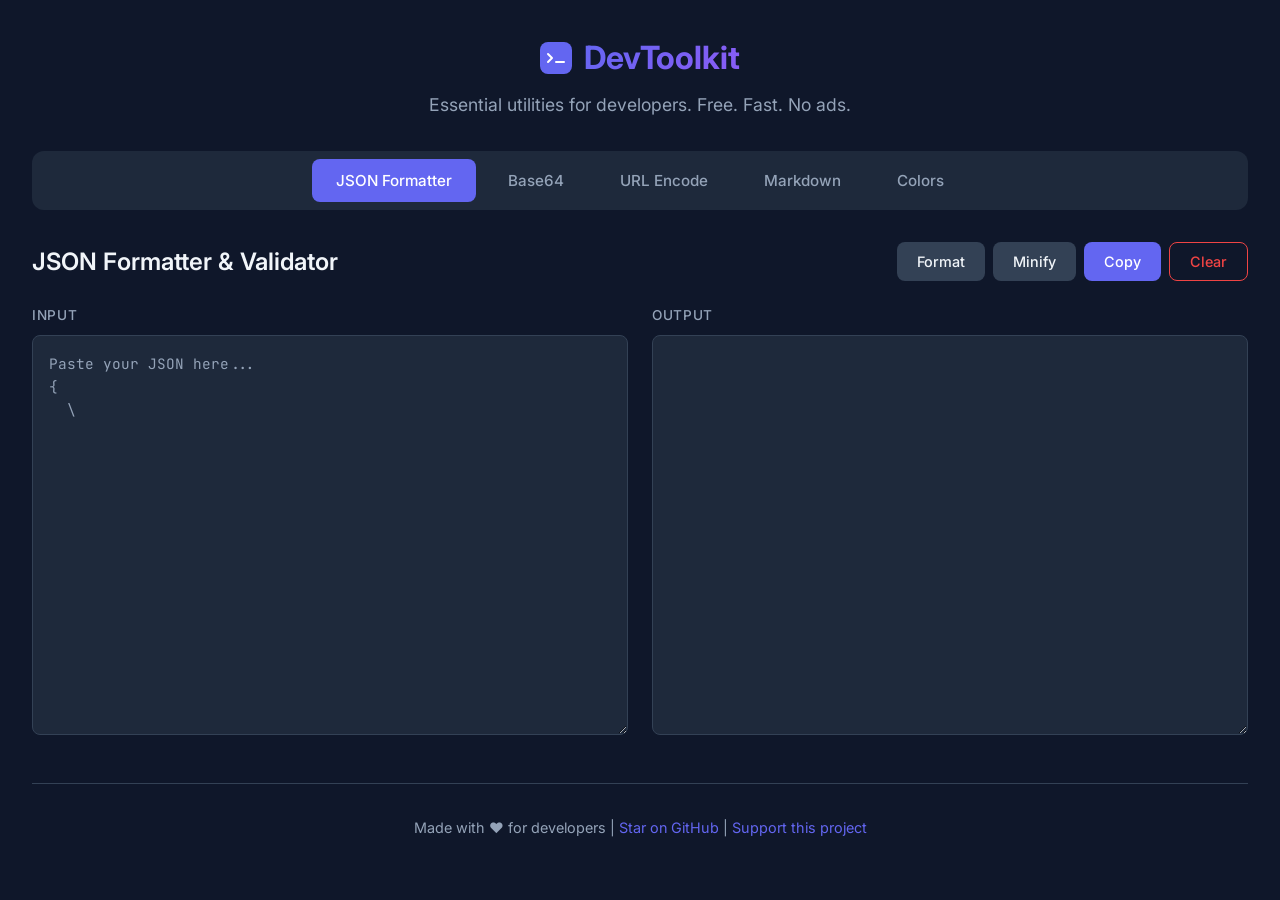
<file: app.html>
<!DOCTYPE html>
<html lang="en">
<head>
    <meta charset="UTF-8">
    <meta name="viewport" content="width=device-width, initial-scale=1.0">
    <title>DevToolkit - Free Developer Utilities</title>
    <link rel="stylesheet" href="styles.css">
    <link rel="preconnect" href="https://fonts.googleapis.com">
    <link href="https://fonts.googleapis.com/css2?family=Inter:wght@400;500;600;700&family=JetBrains+Mono:wght@400;500&display=swap" rel="stylesheet">
</head>
<body>
    <div class="container">
        <header>
            <div class="logo">
                <svg width="32" height="32" viewBox="0 0 32 32" fill="none">
                    <rect width="32" height="32" rx="8" fill="#6366f1"/>
                    <path d="M8 12L12 16L8 20" stroke="white" stroke-width="2" stroke-linecap="round" stroke-linejoin="round"/>
                    <path d="M16 20H24" stroke="white" stroke-width="2" stroke-linecap="round"/>
                </svg>
                <h1>DevToolkit</h1>
            </div>
            <p class="tagline">Essential utilities for developers. Free. Fast. No ads.</p>
        </header>

        <nav class="tool-nav">
            <button class="nav-btn active" data-tool="json">JSON Formatter</button>
            <button class="nav-btn" data-tool="base64">Base64</button>
            <button class="nav-btn" data-tool="url">URL Encode</button>
            <button class="nav-btn" data-tool="markdown">Markdown</button>
            <button class="nav-btn" data-tool="colors">Colors</button>
        </nav>

        <!-- JSON Formatter -->
        <div class="tool-panel active" id="json-panel">
            <div class="tool-header">
                <h2>JSON Formatter & Validator</h2>
                <div class="tool-actions">
                    <button class="btn-secondary" onclick="formatJSON()">Format</button>
                    <button class="btn-secondary" onclick="minifyJSON()">Minify</button>
                    <button class="btn-primary" onclick="copyOutput('json-output')">Copy</button>
                    <button class="btn-danger" onclick="clearAll('json-input', 'json-output')">Clear</button>
                </div>
            </div>
            <div class="editor-container">
                <div class="editor-box">
                    <label>Input</label>
                    <textarea id="json-input" placeholder="Paste your JSON here...&#10;{&#10;  \"name\": \"DevToolkit\",&#10;  \"version\": \"1.0\"&#10;}"></textarea>
                </div>
                <div class="editor-box">
                    <label>Output</label>
                    <pre id="json-output" class="output-area"></pre>
                </div>
            </div>
            <div id="json-error" class="error-message"></div>
        </div>

        <!-- Base64 -->
        <div class="tool-panel" id="base64-panel">
            <div class="tool-header">
                <h2>Base64 Encoder/Decoder</h2>
                <div class="tool-actions">
                    <button class="btn-secondary" onclick="encodeBase64()">Encode →</button>
                    <button class="btn-secondary" onclick="decodeBase64()">← Decode</button>
                    <button class="btn-danger" onclick="clearAll('base64-input', 'base64-output')">Clear</button>
                </div>
            </div>
            <div class="editor-container">
                <div class="editor-box">
                    <label>Text</label>
                    <textarea id="base64-input" placeholder="Enter text to encode..."></textarea>
                </div>
                <div class="editor-box">
                    <label>Base64</label>
                    <textarea id="base64-output" placeholder="Base64 result..."></textarea>
                </div>
            </div>
            <div id="base64-error" class="error-message"></div>
        </div>

        <!-- URL Encoder -->
        <div class="tool-panel" id="url-panel">
            <div class="tool-header">
                <h2>URL Encoder/Decoder</h2>
                <div class="tool-actions">
                    <button class="btn-secondary" onclick="encodeURL()">Encode →</button>
                    <button class="btn-secondary" onclick="decodeURL()">← Decode</button>
                    <button class="btn-danger" onclick="clearAll('url-input', 'url-output')">Clear</button>
                </div>
            </div>
            <div class="editor-container">
                <div class="editor-box">
                    <label>Plain Text</label>
                    <textarea id="url-input" placeholder="https://example.com/path?query=value"></textarea>
                </div>
                <div class="editor-box">
                    <label>Encoded</label>
                    <textarea id="url-output" placeholder="Encoded result..."></textarea>
                </div>
            </div>
        </div>

        <!-- Markdown Preview -->
        <div class="tool-panel" id="markdown-panel">
            <div class="tool-header">
                <h2>Markdown Preview</h2>
                <div class="tool-actions">
                    <button class="btn-secondary" onclick="copyOutput('markdown-html')">Copy HTML</button>
                    <button class="btn-danger" onclick="clearAll('markdown-input', 'markdown-preview')">Clear</button>
                </div>
            </div>
            <div class="editor-container">
                <div class="editor-box">
                    <label>Markdown</label>
                    <textarea id="markdown-input" placeholder="# Hello World&#10;&#10;Write **markdown** here...&#10;&#10;- List item 1&#10;- List item 2&#10;&#10;```js&#10;const code = 'works';&#10;```"></textarea>
                </div>
                <div class="editor-box">
                    <label>Preview</label>
                    <div id="markdown-preview" class="output-area markdown-preview"></div>
                </div>
            </div>
        </div>

        <!-- Color Tools -->
        <div class="tool-panel" id="colors-panel">
            <div class="tool-header">
                <h2>Color Contrast Checker</h2>
                <p class="tool-desc">Check WCAG contrast ratios for accessibility</p>
            </div>
            <div class="color-tool">
                <div class="color-inputs">
                    <div class="color-group">
                        <label>Background</label>
                        <div class="color-picker-wrapper">
                            <input type="color" id="bg-color" value="#ffffff" onchange="updateContrast()">
                            <input type="text" id="bg-color-text" value="#ffffff" onchange="updateColorFromText('bg')">
                        </div>
                    </div>
                    <div class="color-group">
                        <label>Text Color</label>
                        <div class="color-picker-wrapper">
                            <input type="color" id="text-color" value="#000000" onchange="updateContrast()">
                            <input type="text" id="text-color-text" value="#000000" onchange="updateColorFromText('text')">
                        </div>
                    </div>
                </div>
                <div class="preview-box" id="contrast-preview">
                    <p>The quick brown fox jumps over the lazy dog.</p>
                    <span class="preview-label">Preview</span>
                </div>
                <div class="contrast-results">
                    <div class="contrast-ratio">
                        <span class="ratio-label">Contrast Ratio</span>
                        <span class="ratio-value" id="contrast-ratio">21:1</span>
                    </div>
                    <div class="wcag-badges">
                        <div class="badge" id="wcag-aa-normal">
                            <span class="badge-label">AA Normal</span>
                            <span class="badge-status pass">✓ Pass</span>
                        </div>
                        <div class="badge" id="wcag-aa-large">
                            <span class="badge-label">AA Large</span>
                            <span class="badge-status pass">✓ Pass</span>
                        </div>
                        <div class="badge" id="wcag-aaa-normal">
                            <span class="badge-label">AAA Normal</span>
                            <span class="badge-status pass">✓ Pass</span>
                        </div>
                        <div class="badge" id="wcag-aaa-large">
                            <span class="badge-label">AAA Large</span>
                            <span class="badge-status pass">✓ Pass</span>
                        </div>
                    </div>
                </div>
            </div>
        </div>

        <footer>
            <p>Made with ❤️ for developers | <a href="https://github.com/yourusername/devtoolkit">Star on GitHub</a> | <a href="#">Support this project</a></p>
        </footer>
    </div>

    <div id="toast" class="toast"></div>
    <script src="app.js"></script>
</body>
</html>
</file>
<file: styles.css>
:root {
    --primary: #6366f1;
    --primary-dark: #4f46e5;
    --secondary: #64748b;
    --danger: #ef4444;
    --success: #22c55e;
    --warning: #f59e0b;
    --bg: #0f172a;
    --surface: #1e293b;
    --surface-light: #334155;
    --text: #f1f5f9;
    --text-muted: #94a3b8;
    --border: #334155;
    --shadow: 0 4px 6px -1px rgba(0, 0, 0, 0.3);
    --radius: 12px;
    --radius-sm: 8px;
}

* {
    margin: 0;
    padding: 0;
    box-sizing: border-box;
}

body {
    font-family: 'Inter', -apple-system, BlinkMacSystemFont, sans-serif;
    background: var(--bg);
    color: var(--text);
    min-height: 100vh;
    line-height: 1.6;
}

.container {
    max-width: 1400px;
    margin: 0 auto;
    padding: 2rem;
}

/* Header */
header {
    text-align: center;
    margin-bottom: 2rem;
}

.logo {
    display: flex;
    align-items: center;
    justify-content: center;
    gap: 0.75rem;
    margin-bottom: 0.5rem;
}

.logo h1 {
    font-size: 2rem;
    font-weight: 700;
    background: linear-gradient(135deg, #6366f1 0%, #8b5cf6 100%);
    -webkit-background-clip: text;
    -webkit-text-fill-color: transparent;
    background-clip: text;
}

.tagline {
    color: var(--text-muted);
    font-size: 1.1rem;
}

/* Navigation */
.tool-nav {
    display: flex;
    gap: 0.5rem;
    flex-wrap: wrap;
    justify-content: center;
    margin-bottom: 2rem;
    padding: 0.5rem;
    background: var(--surface);
    border-radius: var(--radius);
}

.nav-btn {
    padding: 0.75rem 1.5rem;
    border: none;
    background: transparent;
    color: var(--text-muted);
    font-size: 0.95rem;
    font-weight: 500;
    border-radius: var(--radius-sm);
    cursor: pointer;
    transition: all 0.2s ease;
}

.nav-btn:hover {
    color: var(--text);
    background: var(--surface-light);
}

.nav-btn.active {
    color: white;
    background: var(--primary);
}

/* Tool Panels */
.tool-panel {
    display: none;
    animation: fadeIn 0.3s ease;
}

.tool-panel.active {
    display: block;
}

@keyframes fadeIn {
    from { opacity: 0; transform: translateY(10px); }
    to { opacity: 1; transform: translateY(0); }
}

.tool-header {
    display: flex;
    justify-content: space-between;
    align-items: center;
    flex-wrap: wrap;
    gap: 1rem;
    margin-bottom: 1.5rem;
}

.tool-header h2 {
    font-size: 1.5rem;
    font-weight: 600;
}

.tool-desc {
    color: var(--text-muted);
    font-size: 0.95rem;
    width: 100%;
    margin-top: -0.5rem;
}

.tool-actions {
    display: flex;
    gap: 0.5rem;
    flex-wrap: wrap;
}

/* Buttons */
button {
    padding: 0.625rem 1.25rem;
    border: none;
    border-radius: var(--radius-sm);
    font-size: 0.9rem;
    font-weight: 500;
    cursor: pointer;
    transition: all 0.2s ease;
    font-family: inherit;
}

.btn-primary {
    background: var(--primary);
    color: white;
}

.btn-primary:hover {
    background: var(--primary-dark);
    transform: translateY(-1px);
}

.btn-secondary {
    background: var(--surface-light);
    color: var(--text);
}

.btn-secondary:hover {
    background: #475569;
}

.btn-danger {
    background: transparent;
    color: var(--danger);
    border: 1px solid var(--danger);
}

.btn-danger:hover {
    background: var(--danger);
    color: white;
}

/* Editor Container */
.editor-container {
    display: grid;
    grid-template-columns: 1fr 1fr;
    gap: 1.5rem;
}

@media (max-width: 900px) {
    .editor-container {
        grid-template-columns: 1fr;
    }
}

.editor-box {
    display: flex;
    flex-direction: column;
    gap: 0.5rem;
}

.editor-box label {
    font-size: 0.85rem;
    font-weight: 500;
    color: var(--text-muted);
    text-transform: uppercase;
    letter-spacing: 0.05em;
}

.editor-box textarea,
.output-area {
    width: 100%;
    min-height: 400px;
    padding: 1rem;
    background: var(--surface);
    border: 1px solid var(--border);
    border-radius: var(--radius-sm);
    color: var(--text);
    font-family: 'JetBrains Mono', monospace;
    font-size: 0.9rem;
    line-height: 1.6;
    resize: vertical;
    overflow: auto;
}

.editor-box textarea:focus {
    outline: none;
    border-color: var(--primary);
}

.editor-box textarea::placeholder {
    color: var(--text-muted);
}

/* Markdown Preview */
.markdown-preview {
    font-family: 'Inter', sans-serif;
    background: var(--surface);
}

.markdown-preview h1 { font-size: 1.8rem; margin: 1.5rem 0 1rem; border-bottom: 1px solid var(--border); padding-bottom: 0.5rem; }
.markdown-preview h2 { font-size: 1.5rem; margin: 1.25rem 0 0.75rem; }
.markdown-preview h3 { font-size: 1.25rem; margin: 1rem 0 0.5rem; }
.markdown-preview p { margin: 0.75rem 0; }
.markdown-preview ul, .markdown-preview ol { margin: 0.75rem 0; padding-left: 1.5rem; }
.markdown-preview li { margin: 0.25rem 0; }
.markdown-preview code { background: var(--surface-light); padding: 0.2rem 0.4rem; border-radius: 4px; font-family: 'JetBrains Mono', monospace; font-size: 0.85em; }
.markdown-preview pre { background: var(--bg); padding: 1rem; border-radius: var(--radius-sm); overflow-x: auto; margin: 1rem 0; }
.markdown-preview pre code { background: none; padding: 0; }
.markdown-preview blockquote { border-left: 4px solid var(--primary); margin: 1rem 0; padding-left: 1rem; color: var(--text-muted); }
.markdown-preview a { color: var(--primary); }
.markdown-preview table { width: 100%; border-collapse: collapse; margin: 1rem 0; }
.markdown-preview th, .markdown-preview td { border: 1px solid var(--border); padding: 0.5rem; text-align: left; }
.markdown-preview th { background: var(--surface-light); }
.markdown-preview hr { border: none; border-top: 1px solid var(--border); margin: 1.5rem 0; }

/* Error Messages */
.error-message {
    color: var(--danger);
    font-size: 0.9rem;
    margin-top: 0.75rem;
    padding: 0.75rem;
    background: rgba(239, 68, 68, 0.1);
    border-radius: var(--radius-sm);
    display: none;
}

.error-message.show {
    display: block;
}

/* Color Tool */
.color-tool {
    background: var(--surface);
    padding: 2rem;
    border-radius: var(--radius);
}

.color-inputs {
    display: grid;
    grid-template-columns: 1fr 1fr;
    gap: 2rem;
    margin-bottom: 2rem;
}

@media (max-width: 600px) {
    .color-inputs {
        grid-template-columns: 1fr;
    }
}

.color-group label {
    display: block;
    font-size: 0.85rem;
    font-weight: 500;
    color: var(--text-muted);
    margin-bottom: 0.5rem;
    text-transform: uppercase;
    letter-spacing: 0.05em;
}

.color-picker-wrapper {
    display: flex;
    gap: 0.75rem;
    align-items: center;
}

.color-picker-wrapper input[type="color"] {
    width: 60px;
    height: 48px;
    border: none;
    border-radius: var(--radius-sm);
    background: none;
    cursor: pointer;
}

.color-picker-wrapper input[type="text"] {
    flex: 1;
    padding: 0.75rem 1rem;
    background: var(--bg);
    border: 1px solid var(--border);
    border-radius: var(--radius-sm);
    color: var(--text);
    font-family: 'JetBrains Mono', monospace;
    font-size: 0.9rem;
    text-transform: uppercase;
}

.color-picker-wrapper input[type="text"]:focus {
    outline: none;
    border-color: var(--primary);
}

.preview-box {
    padding: 2rem;
    border-radius: var(--radius-sm);
    text-align: center;
    position: relative;
    border: 1px solid var(--border);
}

.preview-box p {
    font-size: 1.25rem;
    margin: 0;
}

.preview-label {
    position: absolute;
    top: 0.5rem;
    right: 0.75rem;
    font-size: 0.7rem;
    text-transform: uppercase;
    letter-spacing: 0.1em;
    opacity: 0.5;
}

.contrast-results {
    margin-top: 2rem;
    padding-top: 2rem;
    border-top: 1px solid var(--border);
}

.contrast-ratio {
    display: flex;
    justify-content: space-between;
    align-items: center;
    margin-bottom: 1.5rem;
}

.ratio-label {
    color: var(--text-muted);
    font-size: 0.95rem;
}

.ratio-value {
    font-size: 1.5rem;
    font-weight: 700;
    color: var(--success);
}

.wcag-badges {
    display: grid;
    grid-template-columns: repeat(2, 1fr);
    gap: 1rem;
}

@media (max-width: 500px) {
    .wcag-badges {
        grid-template-columns: 1fr;
    }
}

.badge {
    display: flex;
    justify-content: space-between;
    align-items: center;
    padding: 0.875rem 1rem;
    background: var(--bg);
    border-radius: var(--radius-sm);
}

.badge-label {
    font-size: 0.9rem;
    color: var(--text);
}

.badge-status {
    font-size: 0.8rem;
    font-weight: 600;
    padding: 0.25rem 0.5rem;
    border-radius: 4px;
}

.badge-status.pass {
    color: var(--success);
    background: rgba(34, 197, 94, 0.1);
}

.badge-status.fail {
    color: var(--danger);
    background: rgba(239, 68, 68, 0.1);
}

/* Toast */
.toast {
    position: fixed;
    bottom: 2rem;
    right: 2rem;
    padding: 1rem 1.5rem;
    background: var(--surface);
    color: var(--text);
    border-radius: var(--radius-sm);
    box-shadow: var(--shadow);
    transform: translateY(100px);
    opacity: 0;
    transition: all 0.3s ease;
    z-index: 1000;
}

.toast.show {
    transform: translateY(0);
    opacity: 1;
}

/* Footer */
footer {
    margin-top: 3rem;
    padding-top: 2rem;
    border-top: 1px solid var(--border);
    text-align: center;
    color: var(--text-muted);
    font-size: 0.9rem;
}

footer a {
    color: var(--primary);
    text-decoration: none;
}

footer a:hover {
    text-decoration: underline;
}

/* JSON Syntax Highlighting */
.json-key { color: #93c5fd; }
.json-string { color: #86efac; }
.json-number { color: #fcd34d; }
.json-boolean { color: #f472b6; }
.json-null { color: #f472b6; }
</file>
